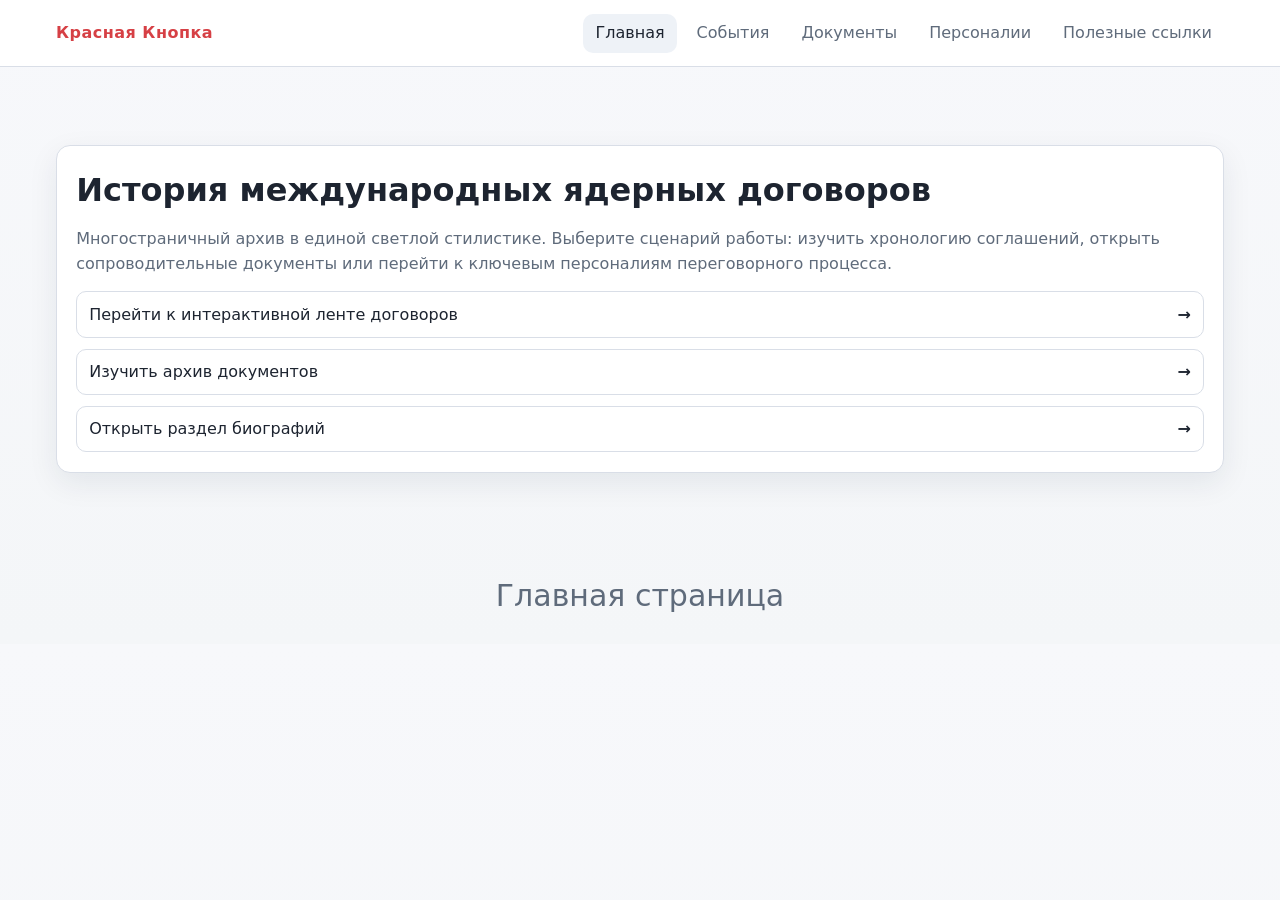
<file: index.html>
<!DOCTYPE html>
<html lang="ru">
<head>
  <meta charset="UTF-8" />
  <meta name="viewport" content="width=device-width, initial-scale=1.0" />
  <title>Архив ядерных договоров — Главная</title>
  <link rel="stylesheet" href="assets/styles.css" />
  <!-- Basic Icons -->
  <link href="https://cdn.boxicons.com/3.0.8/fonts/basic/boxicons.min.css" rel="stylesheet">
  <!-- Filled Icons -->
  <link href="https://cdn.boxicons.com/3.0.8/fonts/filled/boxicons-filled.min.css" rel="stylesheet">
  <!-- Brand Icons -->
<link href="https://cdn.boxicons.com/3.0.8/fonts/brands/boxicons-brands.min.css" rel="stylesheet">
</head>
<body>
  <header class="site-header">
    <div class="header-inner">
      <a class="brand" href="index.html">Красная Кнопка</a>
      <nav class="top-nav" aria-label="Основная навигация">
        <a class="active" href="index.html">Главная</a>
        <a href="archive.html">События</a>
        <a href="documents.html">Документы</a>
        <a href="people.html">Персоналии</a>
        <a href="links.html">Полезные ссылки</a>
      </nav>
    </div>
  </header>

  <main class="container">
    <section class="hero" aria-label="О проекте" style='margin-top: 5%;'>
      <article class="panel">
        <h1>История международных ядерных договоров</h1>
        <p>Многостраничный архив в единой светлой стилистике. Выберите сценарий работы: изучить хронологию соглашений, открыть сопроводительные документы или перейти к ключевым персоналиям переговорного процесса.</p>
        <div class="quick-links">
          <a href="archive.html"><span>Перейти к интерактивной ленте договоров</span><strong>→</strong></a>
          <a href="documents.html"><span>Изучить архив документов</span><strong>→</strong></a>
          <a href="people.html"><span>Открыть раздел биографий</span><strong>→</strong></a>
        </div>
      </article>
      <!-- <article class="panel stats" aria-label="Краткие показатели">
        <div class="item"><strong>11</strong> ключевых договоров от 1963 до 2010 года.</div>
        <div class="item"><strong>4</strong> тематических раздела: договоры, документы, карты, персоналии.</div>
        <div class="item"><strong>Единый UI</strong> — одинаковая сетка, карточки, акцентная типографика и навигация на всех страницах.</div>
      </article> -->
    </section>

    <!-- <section class="cards-3 block-spaced" aria-label="Разделы сайта">
      <article class="panel">
        <h2>Хронологический архив</h2>
        <p>Accordion-лента договоров с быстрым поиском, цветовой разметкой сущностей и навигацией по годам.</p>
      </article>
      <article class="panel">
        <h2>Исследовательский блок</h2>
        <p>Подборки аналитики, архивные материалы, карты и материалы по дипломатическому контексту холодной войны.</p>
      </article>
      <article class="panel">
        <h2>Биографический блок</h2>
        <p>Краткие профили руководителей и переговорщиков, повлиявших на режимы контроля вооружений.</p>
      </article>
    </section> -->
  </main>

  <footer style='font-size: 30px; text-align: center; margin-top: 5%;'>Главная страница <i class="bx bx-radiation"></i></footer>
</body>
</html>
</file>
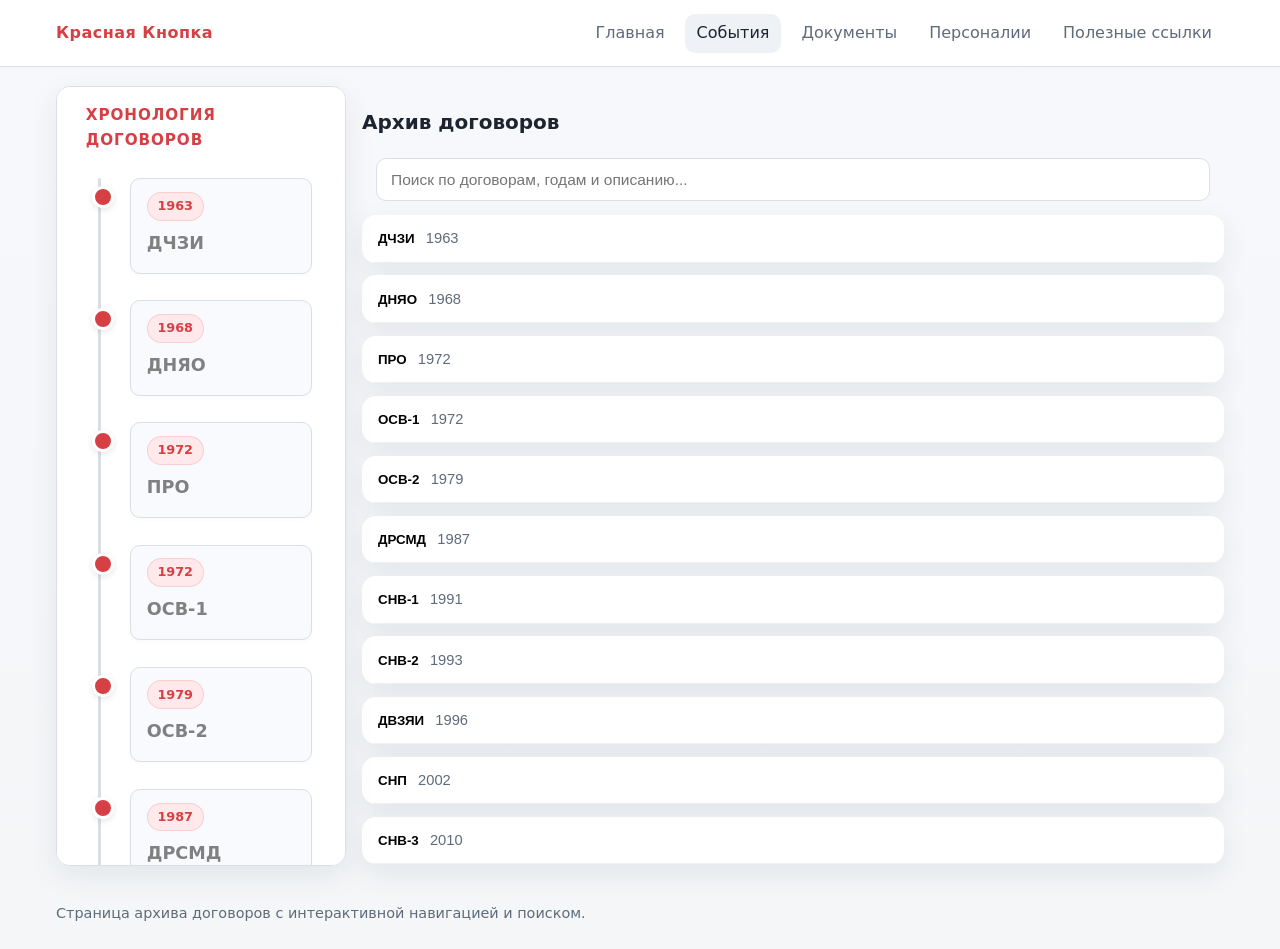
<file: archive.html>
<!DOCTYPE html>
<html lang="ru">
<head>
  <meta charset="UTF-8" />
  <meta name="viewport" content="width=device-width, initial-scale=1.0" />
  <title>Архив ядерных договоров — События</title>

  <!-- Basic Icons -->
  <link href="https://cdn.boxicons.com/3.0.8/fonts/basic/boxicons.min.css" rel="stylesheet">
  <!-- Filled Icons -->
  <link href="https://cdn.boxicons.com/3.0.8/fonts/filled/boxicons-filled.min.css" rel="stylesheet">
  <!-- Brand Icons -->
  <link href="https://cdn.boxicons.com/3.0.8/fonts/brands/boxicons-brands.min.css" rel="stylesheet">
  <link rel="stylesheet" href="assets/styles.css" />
  <style>
    /* === Стили для ленты времени (адаптация примера с CodePen) === */
    .timeline-pane {
      background: var(--surface);
      border: 1px solid var(--line);
      border-radius: var(--radius);
      box-shadow: var(--card-shadow);
      padding: 1rem 0.5rem;
      max-height: calc(100vh - 120px);
      overflow-y: auto;
      position: sticky;
      top: 76px;
    }

    .timeline-title {
      margin: 0 0 1rem 0;
      color: var(--accent);
      font-size: 0.95rem;
      text-transform: uppercase;
      letter-spacing: 0.06em;
      padding-left: 1rem;
    }

    /* вертикальная линия */
    .timeline {
      position: relative;
      max-width: 100%;
      margin: 0;
    }

    .timeline::after {
      content: '';
      position: absolute;
      width: 3px;
      background: var(--line);
      top: 10px;
      bottom: 10px;
      left: 30px;
      margin-left: -1.5px;
      border-radius: 2px;
    }

    /* контейнер для каждого события */
    .timeline-container {
      padding: 10px 20px 10px 60px;
      position: relative;
      background: transparent;
      width: 100%;
    }

    /* кружок-маркер на линии */
    .timeline-container::after {
      content: '';
      position: absolute;
      width: 16px;
      height: 16px;
      left: 22px;
      top: 18px;
      background: var(--accent);
      border: 3px solid var(--surface);
      border-radius: 50%;
      z-index: 1;
      transition: background 0.2s, transform 0.2s;
      box-shadow: 0 2px 6px rgba(0,0,0,0.1);
    }

    .timeline-container:hover::after {
      background: var(--text);
      transform: scale(1.2);
    }

    /* карточка события */
    .timeline-content {
      padding: 0.8rem 1rem;
      background: #f8fafd;
      border: 1px solid var(--line);
      border-radius: 10px;
      transition: transform 0.2s, box-shadow 0.2s;
      box-shadow: 0 2px 5px rgba(0,0,0,0.02);
    }

    .timeline-content h3 {
      margin: 0 0 0.2rem 0;
      font-size: 1.1rem;
      font-weight: 700;
      color: var(--text);
    }

    .timeline-content h3 a {
      text-decoration: none;
      color: inherit;
    }

    .timeline-content .year {
      display: inline-block;
      font-weight: 600;
      color: var(--accent);
      background: var(--accent-soft);
      padding: 0.2rem 0.6rem;
      border-radius: 20px;
      font-size: 0.8rem;
      margin-bottom: 0.5rem;
      border: 1px solid rgba(214, 64, 69, 0.15);
    }

    .timeline-content p {
      margin: 0;
      font-size: 0.9rem;
      color: var(--muted);
      line-height: 1.5;
    }

    /* убираем стандартные стили для списка */
    .timeline ul, .timeline li {
      all: unset;
      display: block;
    }

    /* адаптация для мобильных (левая колонка перестаёт быть sticky) */
    @media (max-width: 960px) {
      .timeline-pane {
        position: relative;
        top: 0;
        max-height: 340px;
        margin-bottom: 1rem;
      }
      .timeline::after {
        left: 30px;
      }
      .timeline-container {
        padding-left: 60px;
      }
    }

    /* дополнительно: плавный скролл к якорям */
    html {
      scroll-behavior: smooth;
    }
  </style>
</head>
<body>
  <header class="site-header">
    <div class="header-inner">
      <a class="brand" href="index.html">Красная Кнопка</a>
      <nav class="top-nav" aria-label="Основная навигация">
        <a href="index.html">Главная</a>
        <a class="active" href="archive.html">События</a>
        <a href="documents.html">Документы</a>
        <a href="people.html">Персоналии</a>
        <a href="links.html">Полезные ссылки</a>
      </nav>
    </div>
  </header>

  <main class="container layout-archive">
    <aside class="timeline-pane" aria-label="Лента времени">
      <h1 class="timeline-title">Хронология договоров</h1>
      <div class="timeline">

        <div class="timeline-container">
          <div class="timeline-content">
            <span class="year">1963</span>
            <h3 style="color: gray">ДЧЗИ</h3>
            <!-- <p>Запрет ядерных испытаний в атмосфере, космосе и под водой. Подписан Кеннеди и Хрущёвым.</p> -->
          </div>
        </div>
    
        <div class="timeline-container">
          <div class="timeline-content">
            <span class="year">1968</span>
            <h3 style="color: gray">ДНЯО</h3>
            <!-- <p>Договор о нераспространении ядерного оружия — основа режима нераспространения.</p> -->
          </div>
        </div>
  
        <div class="timeline-container">
          <div class="timeline-content">
            <span class="year">1972</span>
            <h3 style="color: gray">ПРО</h3>
            <!-- <p>Ограничение систем противоракетной обороны. Подписан Брежневым и Никсоном.</p> -->
          </div>
        </div>
      
        <div class="timeline-container">
          <div class="timeline-content">
            <span class="year">1972</span>
            <h3 style="color: gray">ОСВ-1</h3>
            <!-- <p>Первое соглашение об ограничении стратегических вооружений.</p> -->
          </div>
        </div>
      
        <div class="timeline-container">
          <div class="timeline-content">
            <span class="year">1979</span>
            <h3 style="color: gray">ОСВ-2</h3>
            <!-- <p>Количественные лимиты на носители и боезаряды. Подписан в Вене.</p> -->
          </div>
        </div>
      
        <div class="timeline-container">
          <div class="timeline-content">
            <span class="year">1987</span>
            <h3 style="color: gray">ДРСМД</h3>
            <!-- <p>Ликвидация ракет средней и меньшей дальности. Рейган и Горбачёв.</p> -->
          </div>
        </div>
      
        <div class="timeline-container">
          <div class="timeline-content">
            <span class="year">1991</span>
            <h3 style="color: gray">СНВ-1</h3>
            <!-- <p>Первое масштабное сокращение СНВ с инспекциями. Буш-ст. и Горбачёв.</p> -->
          </div>
        </div>
      
        <div class="timeline-container">
          <div class="timeline-content">
            <span class="year">1993</span>
            <h3 style="color: gray">СНВ-2</h3>
            <!-- <p>Дальнейшее сокращение. Подписан Ельциным и Бушем-ст.</p> -->
          </div>
        </div>
      
        <div class="timeline-container">
          <div class="timeline-content">
            <span class="year">1996</span>
            <h3 style="color: gray">ДВЗЯИ</h3>
            <!-- <p>Всеобъемлющий запрет ядерных испытаний, создание системы мониторинга.</p> -->
          </div>
        </div>
  
        <div class="timeline-container">
          <div class="timeline-content">
            <span class="year">2002</span>
            <h3 style="color: gray">СНП</h3>
            <!-- <p>Московский договор о сокращении стратегических наступательных потенциалов.</p> -->
          </div>
        </div>
      
        <div class="timeline-container">
          <div class="timeline-content">
            <span class="year">2010</span>
            <h3 style="color: gray">СНВ-3</h3>
            <!-- <p>Новый договор о сокращении СНВ. Подписан в Праге Обамой и Медведевым.</p> -->
          </div>
        </div>
      </div>
    </aside>

    <!-- Правая колонка (без изменений, кроме ссылок на персоналии) -->
    <section>
      <h3 style="font-size: 20px;">Архив договоров</h3>
      <div class="search-wrap" aria-label="Поиск по архиву">
        <input id="searchInput" type="search" placeholder="Поиск по договорам, годам и описанию..." />
      </div>

      <section class="accordion" id="archive" aria-label="Архив договоров">
        
        <div class="treaty-container">
          <!-- <p>Какой-то текст</p> -->
          <article class="treaty-card" id="t1963" data-color="red" data-search="1963 дчзи договор о запрещении испытаний">
            <button class="accordion-toggle" aria-expanded="false"><span class="meta"><strong>ДЧЗИ</strong><span class="year">1963</span></span><span class="arrow"><i class="bx bx-chevron-right-circle" style="color:#000000; font-size: 20px;"></i></span></button>
            <div class="accordion-content"><div class="content-inner">После переговоров между <a href="people.html#" class="person">Джоном Кеннеди</a> и <a href="people.html#khrushchev" class="person">Никитой Хрущёвым</a> был подписан договор о запрещении испытаний ядерного оружия в атмосфере, космосе и под водой. Полный текст: <a href="documents.html" class="treaty-text">ДЧЗИ</a>. Историческое значение: <a href="documents.html" class="treaty-history">снижение глобальной эскалации</a>.</div></div>
          </article>
        </div>
        
        <div class="div treaty-container">
          <article class="treaty-card" id="t1968" data-color="green" data-search="1968 дняо нераспространение ядерного оружия">
            <button class="accordion-toggle" aria-expanded="false"><span class="meta"><strong>ДНЯО</strong><span class="year">1968</span></span><span class="arrow"><i class="bx bx-chevron-right-circle" style="color:#000000; font-size: 20px;"></i></span></button>
            <div class="accordion-content"><div class="content-inner">Договор о нераспространении закрепил международную архитектуру контроля. В дискуссиях участвовали <a href="people.html" class="person">Андрей Громыко</a> и <a href="people.html" class="person">Уильям Фостер</a>. Полный текст: <a href="documents.html" class="treaty-text">ДНЯО</a>. Контекст: <a href="documents.html" class="treaty-history">период разрядки</a>.</div></div>
          </article>
        </div>

        <div class="div treaty-container">
          <article class="treaty-card" id="t1972-abm" data-color="blue" data-search="1972 про противоракетной обороне">
            <button class="accordion-toggle" aria-expanded="false"><span class="meta"><strong>ПРО</strong><span class="year">1972</span></span><span class="arrow"><i class="bx bx-chevron-right-circle" style="color:#000000; font-size: 20px;"></i></span></button>
            <div class="accordion-content"><div class="content-inner">Соглашение по ПРО ограничивало национальные системы противоракетной обороны. Подписали <a href="people.html" class="person">Ричард Никсон</a> и <a href="people.html" class="person">Леонид Брежнев</a>. Полный текст: <a href="documents.html" class="treaty-text">Договор по ПРО</a>. История: <a href="documents.html" class="treaty-history">московские переговоры 1972 года</a>.</div></div>
          </article>
        </div>

        <div class="div treaty-container">
          <article class="treaty-card" id="t1972-salt1" data-color="purple" data-search="1972 осв-1 ограничение стратегических вооружений">
            <button class="accordion-toggle" aria-expanded="false"><span class="meta"><strong>ОСВ-1</strong><span class="year">1972</span></span><span class="arrow"><i class="bx bx-chevron-right-circle" style="color:#000000; font-size: 20px;"></i></span></button>
            <div class="accordion-content"><div class="content-inner">ОСВ-1 стал первым масштабным шагом к ограничению стратегических наступательных вооружений. Ключевые фигуры: <a href="people.html" class="person">Генри Киссинджер</a> и <a href="people.html" class="person">Анатолий Добрынин</a>. Полный текст: <a href="documents.html" class="treaty-text">Временное соглашение ОСВ-1</a>. Историческое упоминание: <a href="documents.html" class="treaty-history">начало стратегического диалога</a>.</div></div>
          </article>
        </div>

        <div class="div treaty-container">
          <article class="treaty-card" id="t1979" data-color="red" data-search="1979 осв-2 вена">
            <button class="accordion-toggle" aria-expanded="false"><span class="meta"><strong>ОСВ-2</strong><span class="year">1979</span></span><span class="arrow"><i class="bx bx-chevron-right-circle" style="color:#000000; font-size: 20px;"></i></span></button>
            <div class="accordion-content"><div class="content-inner">ОСВ-2 зафиксировал количественные лимиты на носители и боезаряды. Подписанты: <a href="people.html" class="person">Джимми Картер</a> и <a href="people.html" class="person">Леонид Брежнев</a>. Полный текст: <a href="documents.html" class="treaty-text">ОСВ-2</a>. История: <a href="documents.html" class="treaty-history">Венский саммит</a>.</div></div>
          </article>
        </div>

        <div class="div treaty-container">
          <article class="treaty-card" id="t1987" data-color="green" data-search="1987 дрсмд ракеты средней и малой дальности">
            <button class="accordion-toggle" aria-expanded="false"><span class="meta"><strong>ДРСМД</strong><span class="year">1987</span></span><span class="arrow"><i class="bx bx-chevron-right-circle" style="color:#000000; font-size: 20px;"></i></span></button>
            <div class="accordion-content"><div class="content-inner">ДРСМД впервые полностью ликвидировал целый класс ракет. Центральные фигуры: <a href="people.html#reagan" class="person">Рональд Рейган</a> и <a href="people.html#gorbachev" class="person">Михаил Горбачёв</a>. Полный текст: <a href="documents.html" class="treaty-text">ДРСМД</a>. Исторический контекст: <a href="documents.html" class="treaty-history">поздняя разрядка</a>.</div></div>
          </article>
        </div>

        <div class="div treaty-container">
          <article class="treaty-card" id="t1991" data-color="blue" data-search="1991 снв-1 сокращение стратегических вооружений">
            <button class="accordion-toggle" aria-expanded="false"><span class="meta"><strong>СНВ-1</strong><span class="year">1991</span></span><span class="arrow"><i class="bx bx-chevron-right-circle" style="color:#000000; font-size: 20px;"></i></span></button>
            <div class="accordion-content"><div class="content-inner">СНВ-1 ввёл детальные процедуры инспекций и проверки сокращений. Подписали <a href="people.html#bush-sr" class="person">Джордж Буш-старший</a> и <a href="people.html#gorbachev" class="person">Михаил Горбачёв</a>. Полный текст: <a href="documents.html" class="treaty-text">СНВ-1</a>. Историческое упоминание: <a href="documents.html" class="treaty-history">переходный период после холодной войны</a>.</div></div>
          </article>
        </div>

        <div class="div treaty-container">
          <article class="treaty-card" id="t1993" data-color="purple" data-search="1993 снв-2">
            <button class="accordion-toggle" aria-expanded="false"><span class="meta"><strong>СНВ-2</strong><span class="year">1993</span></span><span class="arrow"><i class="bx bx-chevron-right-circle" style="color:#000000; font-size: 20px;"></i></span></button>
            <div class="accordion-content"><div class="content-inner">СНВ-2 продолжил сокращение стратегических наступательных систем. Центральные политики: <a href="people.html" class="person">Борис Ельцин</a> и <a href="people.html#bush-sr" class="person">Джордж Буш-старший</a>. Полный текст: <a href="documents.html" class="treaty-text">СНВ-2</a>. Исторический контекст: <a href="documents.html" class="treaty-history">сложная ратификация в 1990-е</a>.</div></div>
          </article>
        </div>

        <div class="div treaty-container">
          <article class="treaty-card" id="t1996" data-color="red" data-search="1996 двзяи всеобъемлющий запрет испытаний">
            <button class="accordion-toggle" aria-expanded="false"><span class="meta"><strong>ДВЗЯИ</strong><span class="year">1996</span></span><span class="arrow"><i class="bx bx-chevron-right-circle" style="color:#000000; font-size: 20px;"></i></span></button>
            <div class="accordion-content"><div class="content-inner">ДВЗЯИ запретил ядерные испытания во всех средах и усилил режим международного мониторинга. Участники: <a href="people.html" class="person">Бутрос Бутрос-Гали</a> и <a href="people.html" class="person">делегации ООН</a>. Полный текст: <a href="documents.html" class="treaty-text">ДВЗЯИ</a>. История: <a href="documents.html" class="treaty-history">резолюция Генассамблеи</a>.</div></div>
          </article>
        </div>

        <div class="div treaty-container">
          <article class="treaty-card" id="t2002" data-color="green" data-search="2002 снп московский договор">
            <button class="accordion-toggle" aria-expanded="false"><span class="meta"><strong>СНП</strong><span class="year">2002</span></span><span class="arrow"><i class="bx bx-chevron-right-circle" style="color:#000000; font-size: 20px;"></i></span></button>
            <div class="accordion-content"><div class="content-inner">СНП (Московский договор) зафиксировал новые уровни сокращения развёрнутых боезарядов. Подписан <a href="people.html" class="person">Владимиром Путиным</a> и <a href="people.html" class="person">Джорджем Бушем-младшим</a>. Полный текст: <a href="documents.html" class="treaty-text">СНП</a>. История: <a href="documents.html" class="treaty-history">новый этап отношений после 2001 года</a>.</div></div>
          </article>
        </div>

        <div class="div treaty-container">
          <article class="treaty-card" id="t2010" data-color="blue" data-search="2010 снв-3 прага">
            <button class="accordion-toggle" aria-expanded="false"><span class="meta"><strong>СНВ-3</strong><span class="year">2010</span></span><span class="arrow"><i class="bx bx-chevron-right-circle" style="color:#000000; font-size: 20px;"></i></span></button>
            <div class="accordion-content"><div class="content-inner">СНВ-3 обновил систему ограничений и проверок стратегических вооружений XXI века. Подписанты: <a href="people.html#obama" class="person">Барак Обама</a> и <a href="people.html" class="person">Дмитрий Медведев</a>. Полный текст: <a href="documents.html" class="treaty-text">Новый СНВ</a>. История: <a href="documents.html" class="treaty-history">Пражский саммит</a>.</div></div>
          </article>
        </div>

      </section>

      <!-- <section class="extras-grid" aria-label="Дополнительный контент">
        <article><strong>Статьи</strong><br />Материалы по эволюции стратегической стабильности и дипломатии.</article>
        <article><strong>Карты холодной войны</strong><br />Геополитические зоны влияния, маршруты ракет и системы базирования.</article>
        <article><strong>Архивные документы</strong><br />Меморандумы, протоколы встреч и дипломатическая переписка.</article>
        <article><strong>Биографии политиков</strong><br />Краткие досье лидеров и переговорщиков эпохи контроля вооружений.</article>
      </section>
    </section> -->
  </main>

  <footer>Страница архива договоров с интерактивной навигацией и поиском.</footer>
  <script src="assets/app.js"></script>
</body>
</html>
</file>
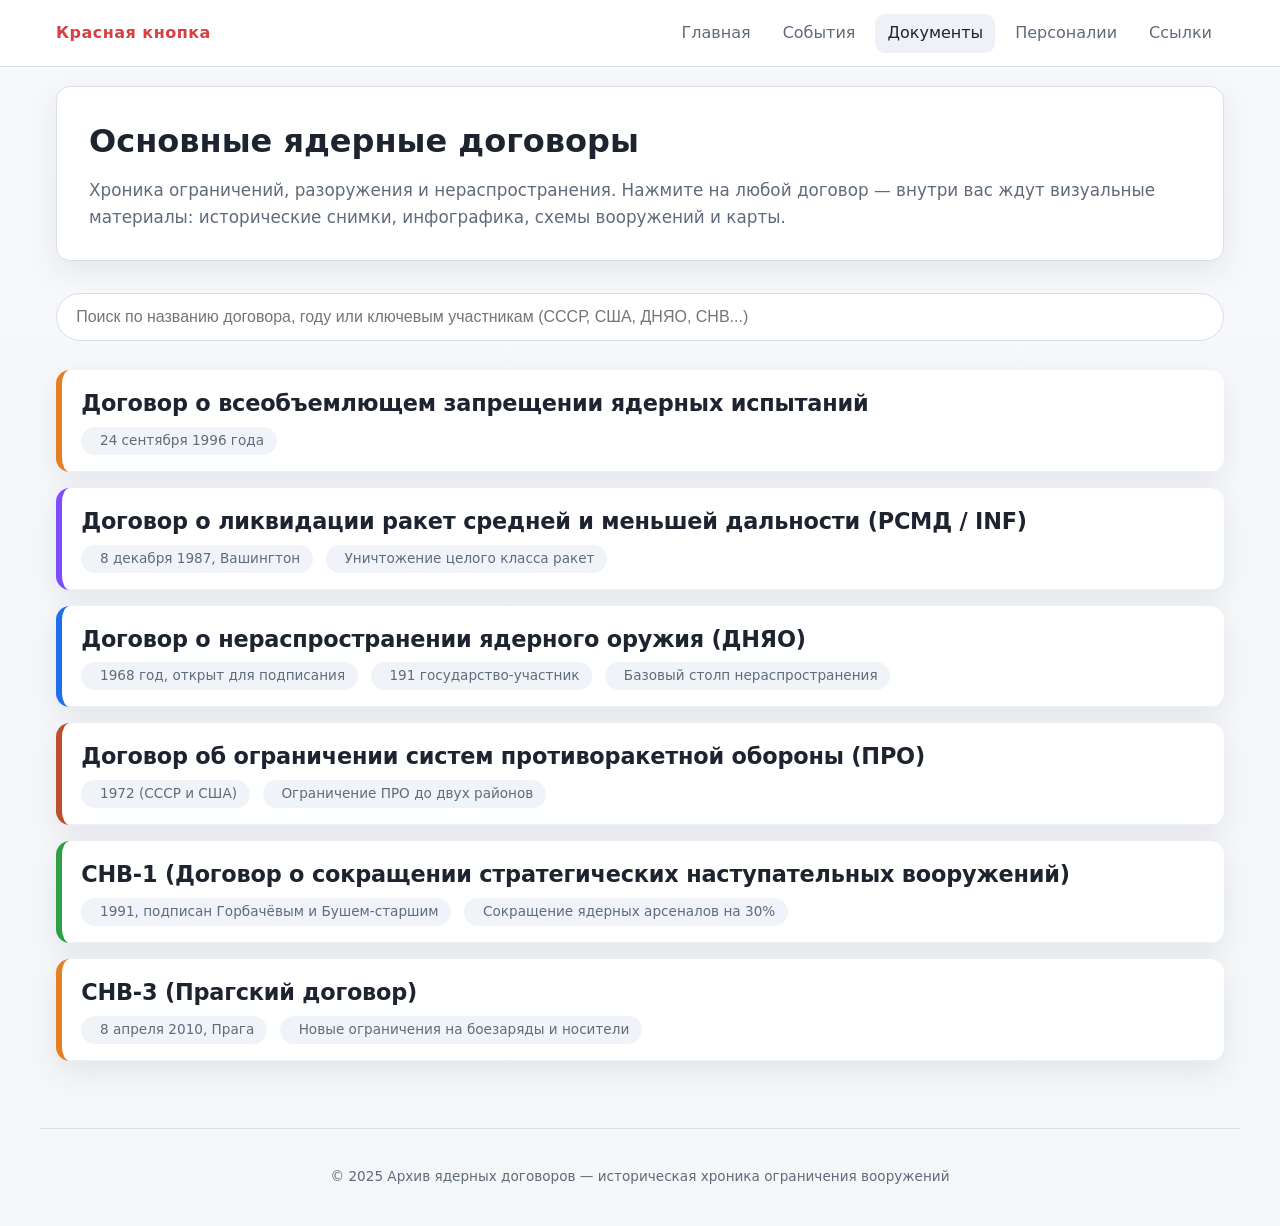
<file: documents.html>
<!DOCTYPE html>
<html lang="ru">
<head>
  <meta charset="UTF-8" />
  <meta name="viewport" content="width=device-width, initial-scale=1.0" />
  <title>Архив ядерных договоров — Документы</title>

  <!-- Boxicons -->
  <link href="https://cdn.boxicons.com/3.0.8/fonts/basic/boxicons.min.css" rel="stylesheet">
  <link href="https://cdn.boxicons.com/3.0.8/fonts/filled/boxicons-filled.min.css" rel="stylesheet">
  <link href="https://cdn.boxicons.com/3.0.8/fonts/brands/boxicons-brands.min.css" rel="stylesheet">
  
  <style>
    /* === Основные стили (из предоставленного блока) === */
    :root {
      --bg: #f4f6f8;
      --bg-soft: #ffffff;
      --surface: #ffffff;
      --text: #1d2430;
      --muted: #5f6b7b;
      --line: #d9dee7;
      --accent: #d64045;
      --accent-soft: #ffe9ea;
      --green: #2f9e44;
      --green-soft: #e8f7ec;
      --blue: #1f6feb;
      --blue-soft: #e9f1ff;
      --purple: #7c4dff;
      --purple-soft: #f0eaff;
      --card-shadow: 0 10px 30px rgba(19, 35, 64, 0.08);
      --radius: 14px;
      --transition: 0.3s ease;
    }

    * { box-sizing: border-box; }

    html, body { margin: 0; padding: 0; }

    body {
      font-family: "Inter", "Segoe UI", system-ui, -apple-system, sans-serif;
      background: linear-gradient(180deg, #f7f8fb 0%, var(--bg) 100%);
      color: var(--text);
      line-height: 1.6;
    }

    a { color: inherit; }

    .site-header {
      position: sticky;
      top: 0;
      z-index: 10;
      background: rgba(255, 255, 255, 0.92);
      backdrop-filter: blur(8px);
      border-bottom: 1px solid var(--line);
    }

    .header-inner {
      max-width: 1200px;
      margin: 0 auto;
      padding: 0.85rem 1rem;
      display: flex;
      justify-content: space-between;
      align-items: center;
      gap: 1rem;
    }

    .brand {
      font-weight: 700;
      color: var(--accent);
      letter-spacing: 0.03em;
      text-decoration: none;
    }

    .top-nav {
      display: flex;
      gap: 0.5rem;
      flex-wrap: wrap;
    }

    .top-nav a {
      text-decoration: none;
      color: var(--muted);
      padding: 0.42rem 0.75rem;
      border-radius: 10px;
      transition: background-color var(--transition), color var(--transition);
    }

    .top-nav a.active,
    .top-nav a:hover,
    .top-nav a:focus-visible {
      color: var(--text);
      background: #eef2f7;
      outline: none;
    }

    .container {
      max-width: 1200px;
      margin: 0 auto;
      padding: 1.2rem 1rem 2.2rem;
    }

    /* hero-panel адаптирован под класс .hero из стилей */
    .hero {
      background: var(--surface);
      border: 1px solid var(--line);
      border-radius: var(--radius);
      box-shadow: var(--card-shadow);
      padding: 1.8rem 2rem;
      margin-bottom: 2rem;
    }

    .hero h1 {
      margin: 0 0 0.6rem;
      font-size: clamp(1.5rem, 2.5vw, 2.3rem);
      font-weight: 700;
    }
    .hero p {
      margin: 0;
      color: var(--muted);
      font-size: 1.05rem;
    }

    .search-wrap {
      margin-bottom: 1.8rem;
    }
    .search-wrap input {
      width: 100%;
      border: 1px solid var(--line);
      border-radius: 60px;
      padding: 0.9rem 1.2rem;
      font-size: 1rem;
      background: white;
      transition: all 0.2s;
    }
    .search-wrap input:focus {
      outline: none;
      border-color: var(--accent);
      box-shadow: 0 0 0 3px rgba(214, 64, 69, 0.1);
    }

    .treaties-list {
      display: flex;
      flex-direction: column;
      gap: 1rem;
    }

    .treaty-card {
      background: var(--surface);
      border-radius: var(--radius);
      box-shadow: var(--card-shadow);
      overflow: hidden;
      transition: transform var(--transition), box-shadow var(--transition);
      border-left: 6px solid;
    }

    .treaty-card:hover {
      transform: translateY(-2px);
      box-shadow: 0 15px 35px rgba(0, 0, 0, 0.1);
    }

    /* Цветовые акценты */
    .treaty-card[data-color="blue"] { border-left-color: var(--blue); }
    .treaty-card[data-color="red"] { border-left-color: #bc4e2c; }
    .treaty-card[data-color="green"] { border-left-color: var(--green); }
    .treaty-card[data-color="purple"] { border-left-color: var(--purple); }
    .treaty-card[data-color="amber"] { border-left-color: #e67e22; }

    .accordion-toggle {
      background: transparent;
      border: none;
      width: 100%;
      text-align: left;
      padding: 1rem 1.2rem;
      display: flex;
      justify-content: space-between;
      align-items: center;
      cursor: pointer;
      font: inherit;
    }

    .treaty-summary {
      flex: 1;
    }

    .treaty-name {
      font-size: 1.4rem;
      font-weight: 700;
      color: var(--text);
      letter-spacing: -0.2px;
      margin-bottom: 0.25rem;
    }

    .treaty-meta {
      display: flex;
      flex-wrap: wrap;
      gap: 0.8rem;
      margin-top: 0.3rem;
    }

    .treaty-meta span {
      background: #f0f4f9;
      padding: 0.2rem 0.8rem;
      border-radius: 40px;
      font-size: 0.85rem;
      display: inline-flex;
      align-items: center;
      gap: 6px;
      color: var(--muted);
    }

    .arrow {
      color: var(--muted);
      transition: transform var(--transition), color var(--transition);
      font-size: 1.8rem;
      display: flex;
      align-items: center;
    }

    .treaty-card.active .arrow {
      transform: rotate(90deg);
      color: var(--accent);
    }

    .accordion-content {
      max-height: 0;
      overflow: hidden;
      border-top: 1px solid #edf1f6;
      transition: max-height 0.4s cubic-bezier(0.33, 1, 0.68, 1);
    }

    .treaty-card.active .accordion-content {
      max-height: 800px;
    }

    /* === Дополнительные стили для визуальной галереи === */
    .visual-gallery {
      display: flex;
      flex-wrap: wrap;
      gap: 1.8rem;
      justify-content: center;
      align-items: center;
      padding: 1.8rem;
      background: #fefefe;
    }

    .vis-card {
      background: #f9fcff;
      border-radius: 24px;
      padding: 0.9rem;
      box-shadow: 0 8px 18px rgba(0, 0, 0, 0.05);
      text-align: center;
      width: 280px;
      transition: all 0.2s;
      border: 1px solid #e2edf2;
    }

    .vis-card img {
      max-width: 100%;
      height: auto;
      border-radius: 18px;
      background: #f2f6f9;
      display: block;
      margin-bottom: 0.7rem;
    }

    .vis-caption {
      font-size: 0.8rem;
      font-weight: 500;
      color: #2a6b8f;
      background: #eef3fa;
      display: inline-block;
      padding: 0.2rem 1rem;
      border-radius: 30px;
    }

    .treaty-svg-illus {
      width: 100%;
      background: #eef2f7;
      border-radius: 20px;
      padding: 0.5rem;
    }

    footer {
      max-width: 1200px;
      margin: 0 auto;
      padding: 1.5rem 1rem;
      color: var(--muted);
      font-size: 0.85rem;
      text-align: center;
      border-top: 1px solid var(--line);
      margin-top: 2rem;
    }

    @media (max-width: 680px) {
      .visual-gallery {
        flex-direction: column;
      }
      .accordion-toggle {
        flex-direction: column;
        text-align: center;
        gap: 0.6rem;
      }
      .treaty-name {
        font-size: 1.2rem;
      }
      .arrow {
        align-self: center;
      }
      .hero {
        padding: 1.2rem;
      }
    }
  </style>
</head>
<body>
  <header class="site-header">
    <div class="header-inner">
      <a class="brand" href="index.html">Красная кнопка</a>
      <nav class="top-nav" aria-label="Основная навигация">
        <a href="index.html">Главная</a>
        <a href="archive.html">События</a>
        <a class="active" href="documents.html">Документы</a>
        <a  href="people.html">Персоналии</a>
        <a href="links.html">Ссылки</a>
      </nav>
    </div>
  </header>

  <main class="container">
    <div class="hero">
      <h1>Основные ядерные договоры</h1>
      <p>Хроника ограничений, разоружения и нераспространения. Нажмите на любой договор — внутри вас ждут визуальные материалы: исторические снимки, инфографика, схемы вооружений и карты.</p>
    </div>

    <div class="search-wrap">
      <input type="text" id="treaty-search" placeholder="Поиск по названию договора, году или ключевым участникам (СССР, США, ДНЯО, СНВ...)" />
    </div>

    <section class="treaties-list" id="treatiesContainer">
      <!-- Договор о нераспространении ядерного оружия (ДНЯО) -->
      <article class="treaty-card" data-color="blue" data-treaty='{"name":"ДНЯО","year":"1968"}'>
        <div class="accordion-toggle">
          <div class="treaty-summary">
            <div class="treaty-name">Договор о нераспространении ядерного оружия (ДНЯО)</div>
            <div class="treaty-meta">
              <span><i class='bx bx-calendar'></i> 1968 год, открыт для подписания</span>
              <span><i class='bx bx-globe'></i> 191 государство-участник</span>
              <span><i class='bx bx-shield'></i> Базовый столп нераспространения</span>
            </div>
          </div>
          <span class="arrow"><i class='bx bx-chevron-right-circle'></i></span>
        </div>
        <div class="accordion-content">
          <div class="visual-gallery">
            <div class="vis-card">
              <img src="assets/text-images/дняо/1.jpg">
            </div>
            <div class="vis-card">
              <img src="assets/text-images/дняо/2.jpg">
            </div>
            <div class="vis-card">
              <img src="assets/text-images/дняо/3.jpg">
            </div>
          </div>
        </div>
      </article>

      <!-- Договор об ограничении систем ПРО (1972) -->
      <article class="treaty-card" data-color="red" data-treaty='{"name":"Договор ПРО","year":"1972"}'>
        <div class="accordion-toggle">
          <div class="treaty-summary">
            <div class="treaty-name">Договор об ограничении систем противоракетной обороны (ПРО)</div>
            <div class="treaty-meta">
              <span><i class='bx bx-calendar'></i> 1972 (СССР и США)</span>
              <span><i class='bx bx-target-lock'></i> Ограничение ПРО до двух районов</span>
            </div>
          </div>
          <span class="arrow"><i class='bx bx-chevron-right-circle'></i></span>
        </div>
        <div class="accordion-content">
          <div class="visual-gallery">
            <div class="vis-card">
              <img src="assets/text-images/про/1.jpg">
            </div>
            <div class="vis-card">
              <img src=assets/text-images/про/2.jpg>
            </div>
            <div class="vis-card">
              <img src="assets/text-images/про/3.jpg">
            </div>
          </div>
        </div>
      </article>

      <!-- Договор СНВ-1 (1991) -->
      <article class="treaty-card" data-color="green" data-treaty='{"name":"СНВ-1","year":"1991"}'>
        <div class="accordion-toggle">
          <div class="treaty-summary">
            <div class="treaty-name">СНВ-1 (Договор о сокращении стратегических наступательных вооружений)</div>
            <div class="treaty-meta">
              <span><i class='bx bx-calendar'></i> 1991, подписан Горбачёвым и Бушем-старшим</span>
              <span><i class='bx bx-rocket'></i> Сокращение ядерных арсеналов на 30%</span>
            </div>
          </div>
          <span class="arrow"><i class='bx bx-chevron-right-circle'></i></span>
        </div>
        <div class="accordion-content">
          <div class="visual-gallery">
            <div class="vis-card">
              <img src="assets/text-images/снв_1/1.jpg">
            </div>
            <div class="vis-card">
              <img src="assets/text-images/снв_1/2.jpg">
            </div>
            <div class="vis-card">
              <img src="assets/text-images/снв_1/3.jpg">
            </div>
          </div>
        </div>
      </article>

      <!-- Договор о ликвидации ракет средней и меньшей дальности (РСМД) 1987 -->
      <article class="treaty-card" data-color="purple" data-treaty='{"name":"ДРСМД","year":"1987"}'>
        <div class="accordion-toggle">
          <div class="treaty-summary">
            <div class="treaty-name">Договор о ликвидации ракет средней и меньшей дальности (РСМД / INF)</div>
            <div class="treaty-meta">
              <span><i class='bx bx-calendar'></i> 8 декабря 1987, Вашингтон</span>
              <span><i class='bx bx-trash'></i> Уничтожение целого класса ракет</span>
            </div>
          </div>
          <span class="arrow"><i class='bx bx-chevron-right-circle'></i></span>
        </div>
        <div class="accordion-content">
          <div class="visual-gallery">
            <div class="vis-card">
              <img src="assets/text-images/рсмд/1.jpg">
            </div>
            <div class="vis-card">
              <img src="assets/text-images/рсмд/1.jpg">
            </div>
            <div class="vis-card">
              <img src="assets/text-images/рсмд/3.jpg">
            </div>
          </div>
        </div>
      </article>

      <!-- Договор СНВ-3 (2010) -->
      <article class="treaty-card" data-color="amber" data-treaty='{"name":"СНВ-3","year":"2010"}'>
        <div class="accordion-toggle">
          <div class="treaty-summary">
            <div class="treaty-name">СНВ-3 (Прагский договор)</div>
            <div class="treaty-meta">
              <span><i class='bx bx-calendar'></i> 8 апреля 2010, Прага</span>
              <span><i class='bx bx-line-chart'></i> Новые ограничения на боезаряды и носители</span>
            </div>
          </div>
          <span class="arrow"><i class='bx bx-chevron-right-circle'></i></span>
        </div>
        <div class="accordion-content">
          <div class="visual-gallery">
            <div class="vis-card">
              <img src="assets/text-images/снв_3/1.jpg">
            </div>
            <div class="vis-card">
              <img src="assets/text-images/снв_3/2.jpg">
            </div>
            <div class="vis-card">
              <img src="assets/text-images/снв_3/3.jpg">
            </div>
          </div>
        </div>
      </article>


      <!-- <article class="treaty-card" data-color="amber" data-treaty='{"name":"СНВ-3","year":"2010"}'>
        <div class="accordion-toggle">
          <div class="treaty-summary">
            <div class="treaty-name">СНВ-3 (Прагский договор)</div>
            <div class="treaty-meta">
              <span><i class='bx bx-calendar'></i> 8 апреля 2010, Прага</span>
              <span><i class='bx bx-line-chart'></i> Новые ограничения на боезаряды и носители</span>
            </div>
          </div>
          <span class="arrow"><i class='bx bx-chevron-right-circle'></i></span>
        </div>
        <div class="accordion-content">
          <div class="visual-gallery">
            <div class="vis-card">
              <img src="data:image/svg+xml,%3Csvg xmlns='http://www.w3.org/2000/svg' viewBox='0 0 400 240'%3E%3Crect width='400' height='240' fill='%23bf6f00'/%3E%3Ctext x='50%25' y='40%25' font-size='18' fill='white' text-anchor='middle'%3E🌍 Подписание СНВ-3%3C/text%3E%3Ctext x='50%25' y='65%25' font-size='12' fill='%23fff0c0' text-anchor='middle'%3EПрезиденты Медведев и Обама%3C/text%3E%3C/svg%3E" alt="Медведев Обама СНВ-3">
              <div class="vis-caption">Дмитрий Медведев и Барак Обама, 2010 г.</div>
            </div>
            <div class="vis-card">
              <img src="data:image/svg+xml,%3Csvg xmlns='http://www.w3.org/2000/svg' viewBox='0 0 400 240'%3E%3Crect width='400' height='240' fill='%23367282'/%3E%3Ctext x='50%25' y='40%25' font-size='18' fill='white' text-anchor='middle'%3E📊 Лимиты СНВ-3%3C/text%3E%3Ctext x='50%25' y='65%25' font-size='12' fill='%23ffd966' text-anchor='middle'%3E1550 боезарядов, 700 носителей%3C/text%3E%3C/svg%3E" alt="Инфографика СНВ-3">
              <div class="vis-caption">Визуализация новых потолков вооружений</div>
            </div>
          </div>
        </div>
      </article> -->

      <article class="treaty-card" data-color="amber" data-treaty='{"name":"ДЗЯО","year":"2010"}'>
        <div class="accordion-toggle">
          <div class="treaty-summary">
            <div class="treaty-name">Договор о всеобъемлющем запрещении ядерных испытаний</div>
            <div class="treaty-meta">
              <span><i class='bx bx-calendar'></i>24 сентября 1996 года</span>
            </div>
          </div>
          <span class="arrow"><i class='bx bx-chevron-right-circle'></i></span>
        </div>
        <div class="accordion-content">
          <div class="visual-gallery">
            <div class="vis-card">
              <img src="assets/text-images/дзяо/1.jpg">
            </div>
            <div class="vis-card">
              <img src="assets/text-images/дзяо/2.jpg">
            </div>
            <div class="vis-card">
              <img src="assets/text-images/дзяо/3.jpg">
            </div>
          </div>
        </div>
      </article>
      <!-- Договор СНВ-3 (2010) -->
      <!-- <article class="treaty-card" data-color="amber" data-treaty='{"name":"СНВ-3","year":"2010"}'>
        <div class="accordion-toggle">
          <div class="treaty-summary">
            <div class="treaty-name">СНВ-3 (Прагский договор)</div>
            <div class="treaty-meta">
              <span><i class='bx bx-calendar'></i> 8 апреля 2010, Прага</span>
              <span><i class='bx bx-line-chart'></i> Новые ограничения на боезаряды и носители</span>
            </div>
          </div>
          <span class="arrow"><i class='bx bx-chevron-right-circle'></i></span>
        </div>
        <div class="accordion-content">
          <div class="visual-gallery">
            <div class="vis-card">
              <img src="data:image/svg+xml,%3Csvg xmlns='http://www.w3.org/2000/svg' viewBox='0 0 400 240'%3E%3Crect width='400' height='240' fill='%23bf6f00'/%3E%3Ctext x='50%25' y='40%25' font-size='18' fill='white' text-anchor='middle'%3E🌍 Подписание СНВ-3%3C/text%3E%3Ctext x='50%25' y='65%25' font-size='12' fill='%23fff0c0' text-anchor='middle'%3EПрезиденты Медведев и Обама%3C/text%3E%3C/svg%3E" alt="Медведев Обама СНВ-3">
              <div class="vis-caption">Дмитрий Медведев и Барак Обама, 2010 г.</div>
            </div>
            <div class="vis-card">
              <img src="data:image/svg+xml,%3Csvg xmlns='http://www.w3.org/2000/svg' viewBox='0 0 400 240'%3E%3Crect width='400' height='240' fill='%23367282'/%3E%3Ctext x='50%25' y='40%25' font-size='18' fill='white' text-anchor='middle'%3E📊 Лимиты СНВ-3%3C/text%3E%3Ctext x='50%25' y='65%25' font-size='12' fill='%23ffd966' text-anchor='middle'%3E1550 боезарядов, 700 носителей%3C/text%3E%3C/svg%3E" alt="Инфографика СНВ-3">
              <div class="vis-caption">Визуализация новых потолков вооружений</div>
            </div>
          </div>
        </div>
      </article> -->
      <!-- Договор СНВ-3 (2010) -->
      <!-- <article class="treaty-card" data-color="amber" data-treaty='{"name":"СНВ-3","year":"2010"}'>
        <div class="accordion-toggle">
          <div class="treaty-summary">
            <div class="treaty-name">СНВ-3 (Прагский договор)</div>
            <div class="treaty-meta">
              <span><i class='bx bx-calendar'></i> 8 апреля 2010, Прага</span>
              <span><i class='bx bx-line-chart'></i> Новые ограничения на боезаряды и носители</span>
            </div>
          </div>
          <span class="arrow"><i class='bx bx-chevron-right-circle'></i></span>
        </div>
        <div class="accordion-content">
          <div class="visual-gallery">
            <div class="vis-card">
              <img src="data:image/svg+xml,%3Csvg xmlns='http://www.w3.org/2000/svg' viewBox='0 0 400 240'%3E%3Crect width='400' height='240' fill='%23bf6f00'/%3E%3Ctext x='50%25' y='40%25' font-size='18' fill='white' text-anchor='middle'%3E🌍 Подписание СНВ-3%3C/text%3E%3Ctext x='50%25' y='65%25' font-size='12' fill='%23fff0c0' text-anchor='middle'%3EПрезиденты Медведев и Обама%3C/text%3E%3C/svg%3E" alt="Медведев Обама СНВ-3">
              <div class="vis-caption">Дмитрий Медведев и Барак Обама, 2010 г.</div>
            </div>
            <div class="vis-card">
              <img src="data:image/svg+xml,%3Csvg xmlns='http://www.w3.org/2000/svg' viewBox='0 0 400 240'%3E%3Crect width='400' height='240' fill='%23367282'/%3E%3Ctext x='50%25' y='40%25' font-size='18' fill='white' text-anchor='middle'%3E📊 Лимиты СНВ-3%3C/text%3E%3Ctext x='50%25' y='65%25' font-size='12' fill='%23ffd966' text-anchor='middle'%3E1550 боезарядов, 700 носителей%3C/text%3E%3C/svg%3E" alt="Инфографика СНВ-3">
              <div class="vis-caption">Визуализация новых потолков вооружений</div>
            </div>
          </div>
        </div>
      </article> -->
      <!-- Договор СНВ-3 (2010) -->
      <!-- <article class="treaty-card" data-color="amber" data-treaty='{"name":"СНВ-3","year":"2010"}'>
        <div class="accordion-toggle">
          <div class="treaty-summary">
            <div class="treaty-name">СНВ-3 (Прагский договор)</div>
            <div class="treaty-meta">
              <span><i class='bx bx-calendar'></i> 8 апреля 2010, Прага</span>
              <span><i class='bx bx-line-chart'></i> Новые ограничения на боезаряды и носители</span>
            </div>
          </div>
          <span class="arrow"><i class='bx bx-chevron-right-circle'></i></span>
        </div>
        <div class="accordion-content">
          <div class="visual-gallery">
            <div class="vis-card">
              <img src="data:image/svg+xml,%3Csvg xmlns='http://www.w3.org/2000/svg' viewBox='0 0 400 240'%3E%3Crect width='400' height='240' fill='%23bf6f00'/%3E%3Ctext x='50%25' y='40%25' font-size='18' fill='white' text-anchor='middle'%3E🌍 Подписание СНВ-3%3C/text%3E%3Ctext x='50%25' y='65%25' font-size='12' fill='%23fff0c0' text-anchor='middle'%3EПрезиденты Медведев и Обама%3C/text%3E%3C/svg%3E" alt="Медведев Обама СНВ-3">
              <div class="vis-caption">Дмитрий Медведев и Барак Обама, 2010 г.</div>
            </div>
            <div class="vis-card">
              <img src="data:image/svg+xml,%3Csvg xmlns='http://www.w3.org/2000/svg' viewBox='0 0 400 240'%3E%3Crect width='400' height='240' fill='%23367282'/%3E%3Ctext x='50%25' y='40%25' font-size='18' fill='white' text-anchor='middle'%3E📊 Лимиты СНВ-3%3C/text%3E%3Ctext x='50%25' y='65%25' font-size='12' fill='%23ffd966' text-anchor='middle'%3E1550 боезарядов, 700 носителей%3C/text%3E%3C/svg%3E" alt="Инфографика СНВ-3">
              <div class="vis-caption">Визуализация новых потолков вооружений</div>
            </div>
          </div>
        </div>
      </article> -->
    </section>
  </main>

  <footer>
    <p>© 2025 Архив ядерных договоров — историческая хроника ограничения вооружений</p>
  </footer>

  <script>
    (function() {
      // Аккордеон
      document.querySelectorAll('.treaty-card .accordion-toggle').forEach(toggle => {
        toggle.addEventListener('click', function(e) {
          const card = this.closest('.treaty-card');
          if (card) card.classList.toggle('active');
        });
      });

      // Сортировка по названию договора
      function sortTreaties() {
        const container = document.querySelector('.treaties-list');
        if (!container) return;
        const cards = Array.from(container.children);
        cards.sort((a, b) => {
          const nameA = a.querySelector('.treaty-name')?.textContent.trim() || '';
          const nameB = b.querySelector('.treaty-name')?.textContent.trim() || '';
          return nameA.localeCompare(nameB, 'ru');
        });
        cards.forEach(card => container.appendChild(card));
      }

      // Поиск
      const searchInput = document.getElementById('treaty-search');
      if (searchInput) {
        searchInput.addEventListener('input', function() {
          const query = this.value.toLowerCase().trim();
          const cards = document.querySelectorAll('.treaty-card');
          cards.forEach(card => {
            const text = card.textContent.toLowerCase();
            if (text.includes(query) || query === '') {
              card.style.display = '';
            } else {
              card.style.display = 'none';
            }
          });
        });
      }

      if (document.readyState === 'loading') {
        document.addEventListener('DOMContentLoaded', sortTreaties);
      } else {
        sortTreaties();
      }
    })();
  </script>
</body>
</html>
</file>
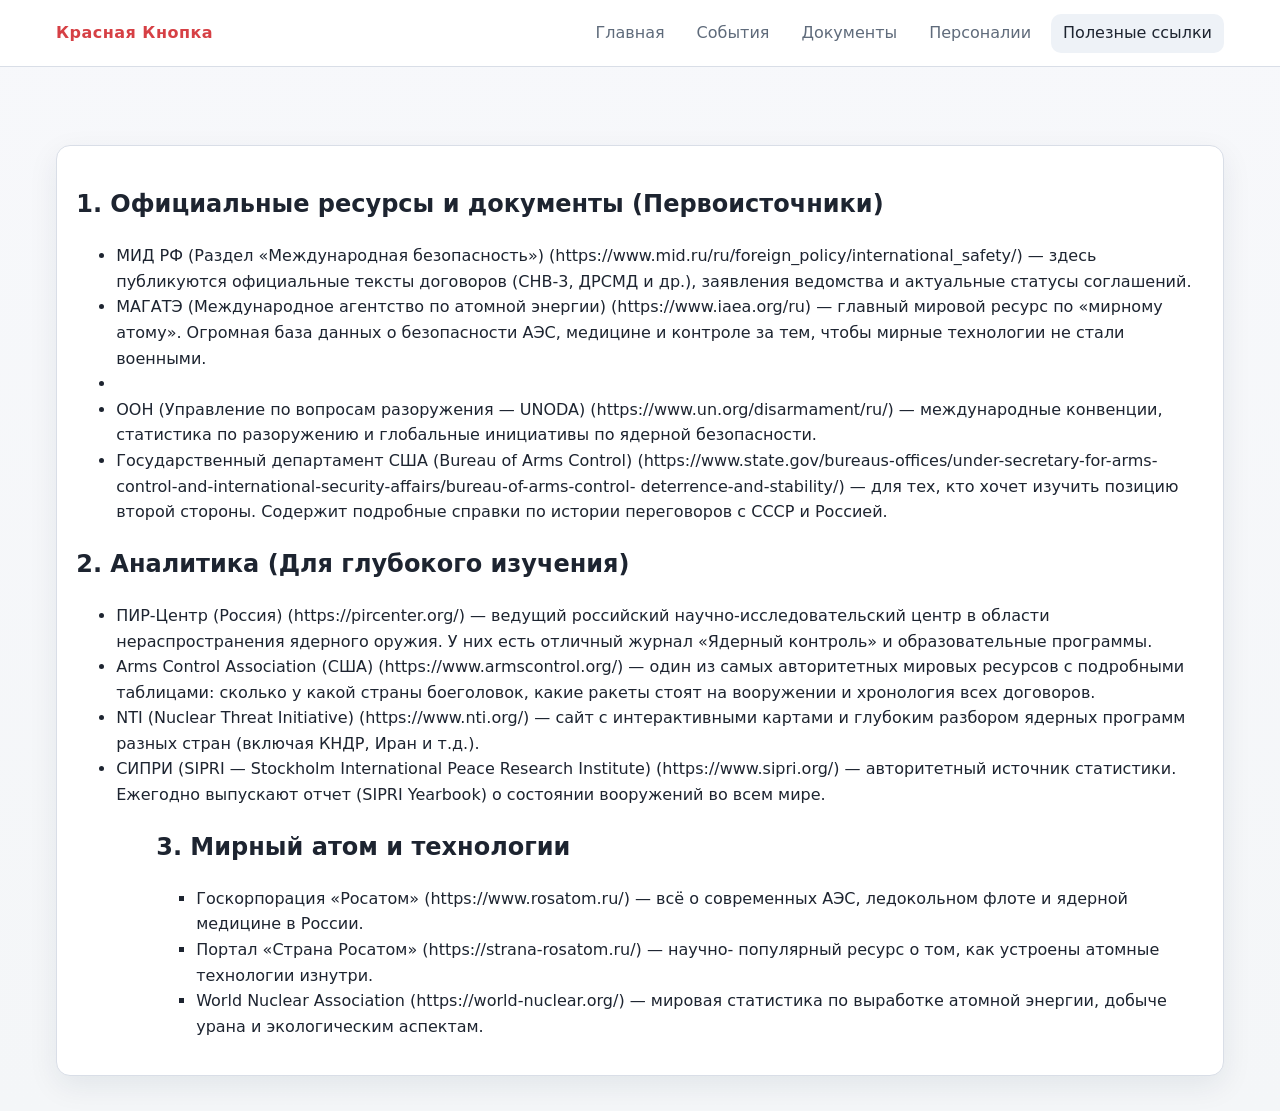
<file: links.html>
<!DOCTYPE html>
<html lang="ru">
<head>
  <meta charset="UTF-8" />
  <meta name="viewport" content="width=device-width, initial-scale=1.0" />
  <title>Архив ядерных договоров — Полезные ссылки</title>
  <link rel="stylesheet" href="assets/styles.css" />


  <!-- Basic Icons -->
  <link href="https://cdn.boxicons.com/3.0.8/fonts/basic/boxicons.min.css" rel="stylesheet">
  <!-- Filled Icons -->
  <link href="https://cdn.boxicons.com/3.0.8/fonts/filled/boxicons-filled.min.css" rel="stylesheet">
  <!-- Brand Icons -->
<link href="https://cdn.boxicons.com/3.0.8/fonts/brands/boxicons-brands.min.css" rel="stylesheet">
</head>
<body>
  <header class="site-header">
    <div class="header-inner">
      <a class="brand" href="index.html">Красная Кнопка</a>
      <nav class="top-nav" aria-label="Основная навигация">
        <a  href="index.html">Главная</a>
        <a href="archive.html">События</a>
        <a href="documents.html">Документы</a>
        <a href="people.html">Персоналии</a>
        <a class="active" href="links.html">Полезные ссылки</a>
      </nav>
    </div>
  </header>

  <main class="container">
    <section class="hero" aria-label="О проекте" style='margin-top: 5%;'>
      <article class="panel">
        <h2>1. Официальные ресурсы и документы (Первоисточники)</h2>  
        <ul>
            <li>МИД РФ (Раздел «Международная безопасность»)
(https://www.mid.ru/ru/foreign_policy/international_safety/) — здесь
публикуются официальные тексты договоров (СНВ-3, ДРСМД и
др.), заявления ведомства и актуальные статусы соглашений.</li>
            <li>МАГАТЭ (Международное агентство по атомной энергии)
(https://www.iaea.org/ru) — главный мировой ресурс по «мирному
атому». Огромная база данных о безопасности АЭС, медицине и
контроле за тем, чтобы мирные технологии не стали военными.<li>
            <li>ООН (Управление по вопросам разоружения — UNODA)
(https://www.un.org/disarmament/ru/) — международные конвенции,
статистика по разоружению и глобальные инициативы по ядерной
безопасности.</li>
            <li>Государственный департамент США (Bureau of Arms Control)
(https://www.state.gov/bureaus-offices/under-secretary-for-arms-
control-and-international-security-affairs/bureau-of-arms-control-
deterrence-and-stability/) — для тех, кто хочет изучить позицию
второй стороны. Содержит подробные справки по истории
переговоров с СССР и Россией.</li>
        </ul>
              <h2>2. Аналитика (Для глубокого изучения)</h2>
        <ul>    
        <li>ПИР-Центр (Россия) (https://pircenter.org/) — ведущий российский
научно-исследовательский центр в области нераспространения
ядерного оружия. У них есть отличный журнал «Ядерный
контроль» и образовательные программы.</li>
            <li>Arms Control Association (США) (https://www.armscontrol.org/) —
один из самых авторитетных мировых ресурсов с подробными
таблицами: сколько у какой страны боеголовок, какие ракеты стоят
на вооружении и хронология всех договоров.</li>
            <li>NTI (Nuclear Threat Initiative) (https://www.nti.org/) — сайт с
интерактивными картами и глубоким разбором ядерных программ
разных стран (включая КНДР, Иран и т.д.).</li>
            <li>СИПРИ (SIPRI — Stockholm International Peace Research Institute)
(https://www.sipri.org/) — авторитетный источник статистики.
Ежегодно выпускают отчет (SIPRI Yearbook) о состоянии
вооружений во всем мире.</li>
          <ul>
            <h2>3. Мирный атом и технологии</h2>
            <ul>
              <li>Госкорпорация «Росатом» (https://www.rosatom.ru/) — всё о
современных АЭС, ледокольном флоте и ядерной медицине в
России.</li>
            <li>Портал «Страна Росатом» (https://strana-rosatom.ru/) — научно-
популярный ресурс о том, как устроены атомные технологии
изнутри.</li>
            <li>World Nuclear Association (https://world-nuclear.org/) — мировая
статистика по выработке атомной энергии, добыче урана и
экологическим аспектам.</li>
          </ul>
        </div>
      </article>
    </section>
  </main>
</body>
</html>
</file>
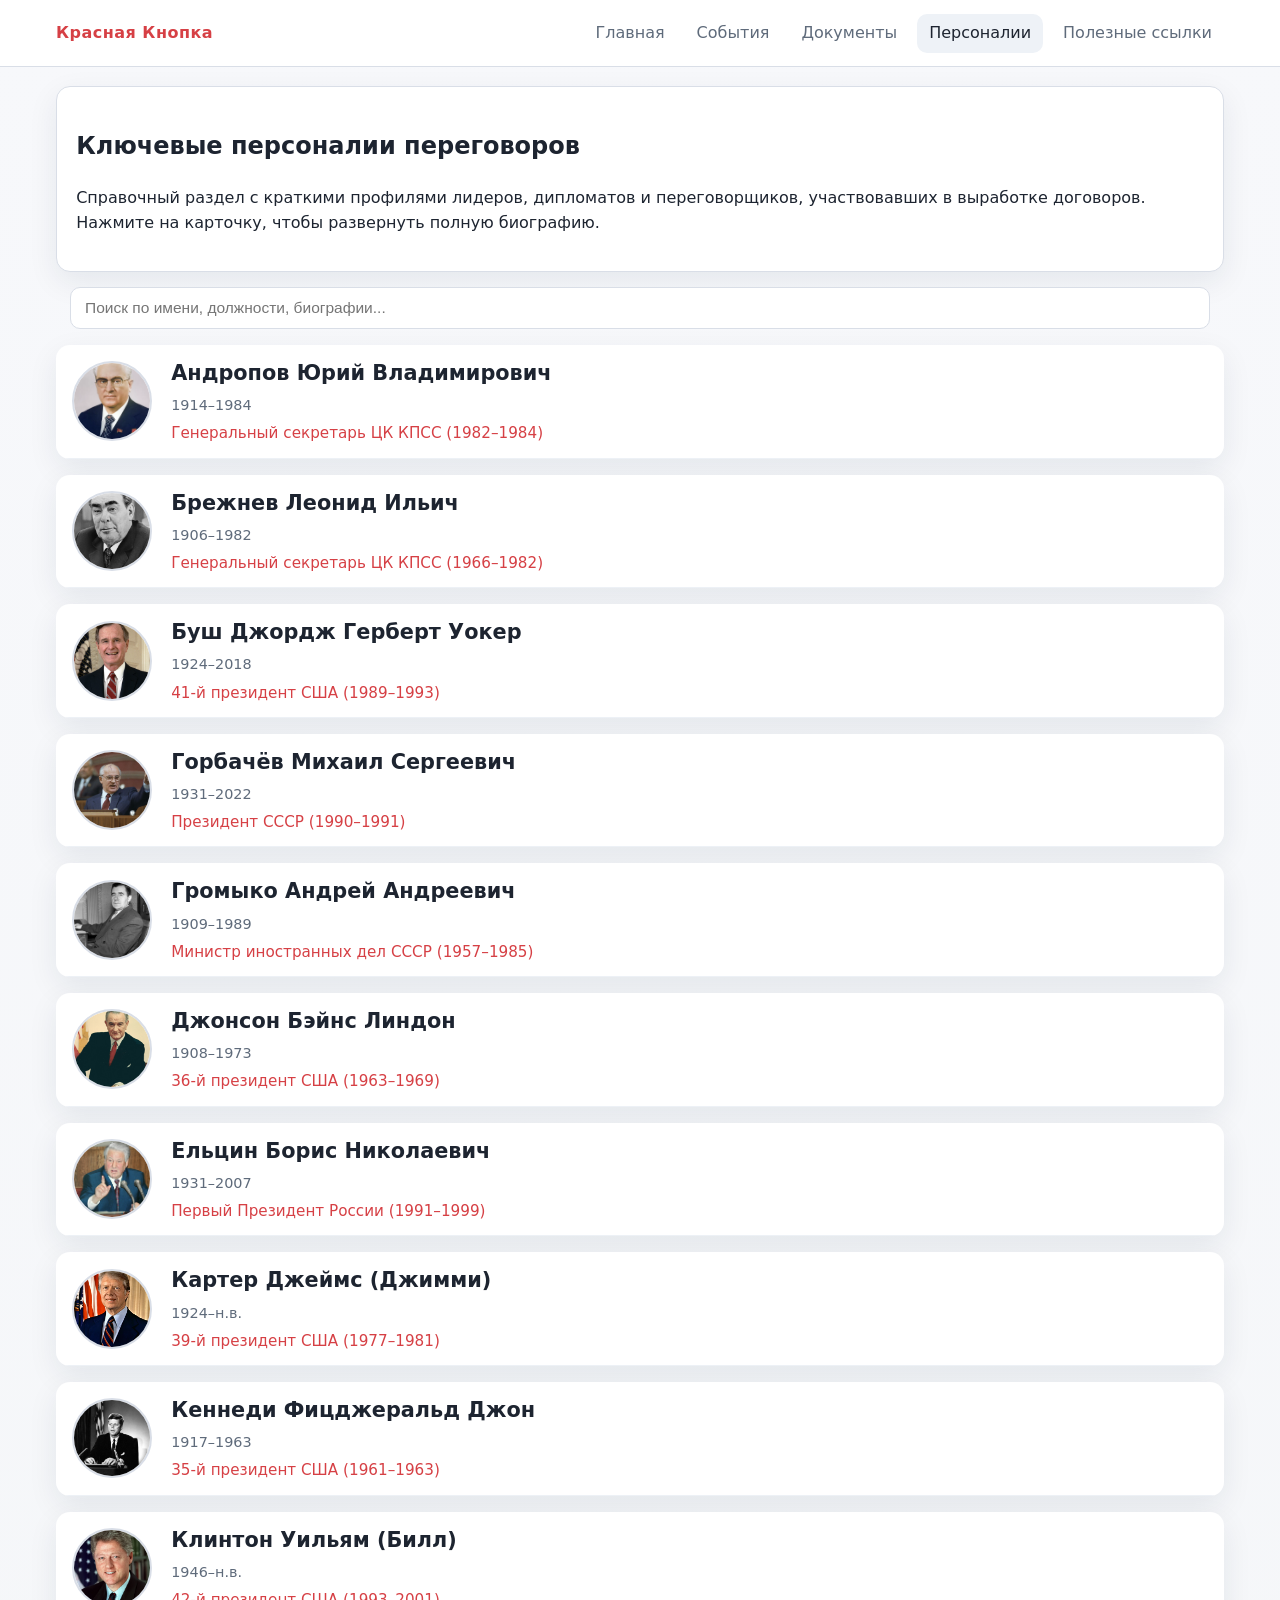
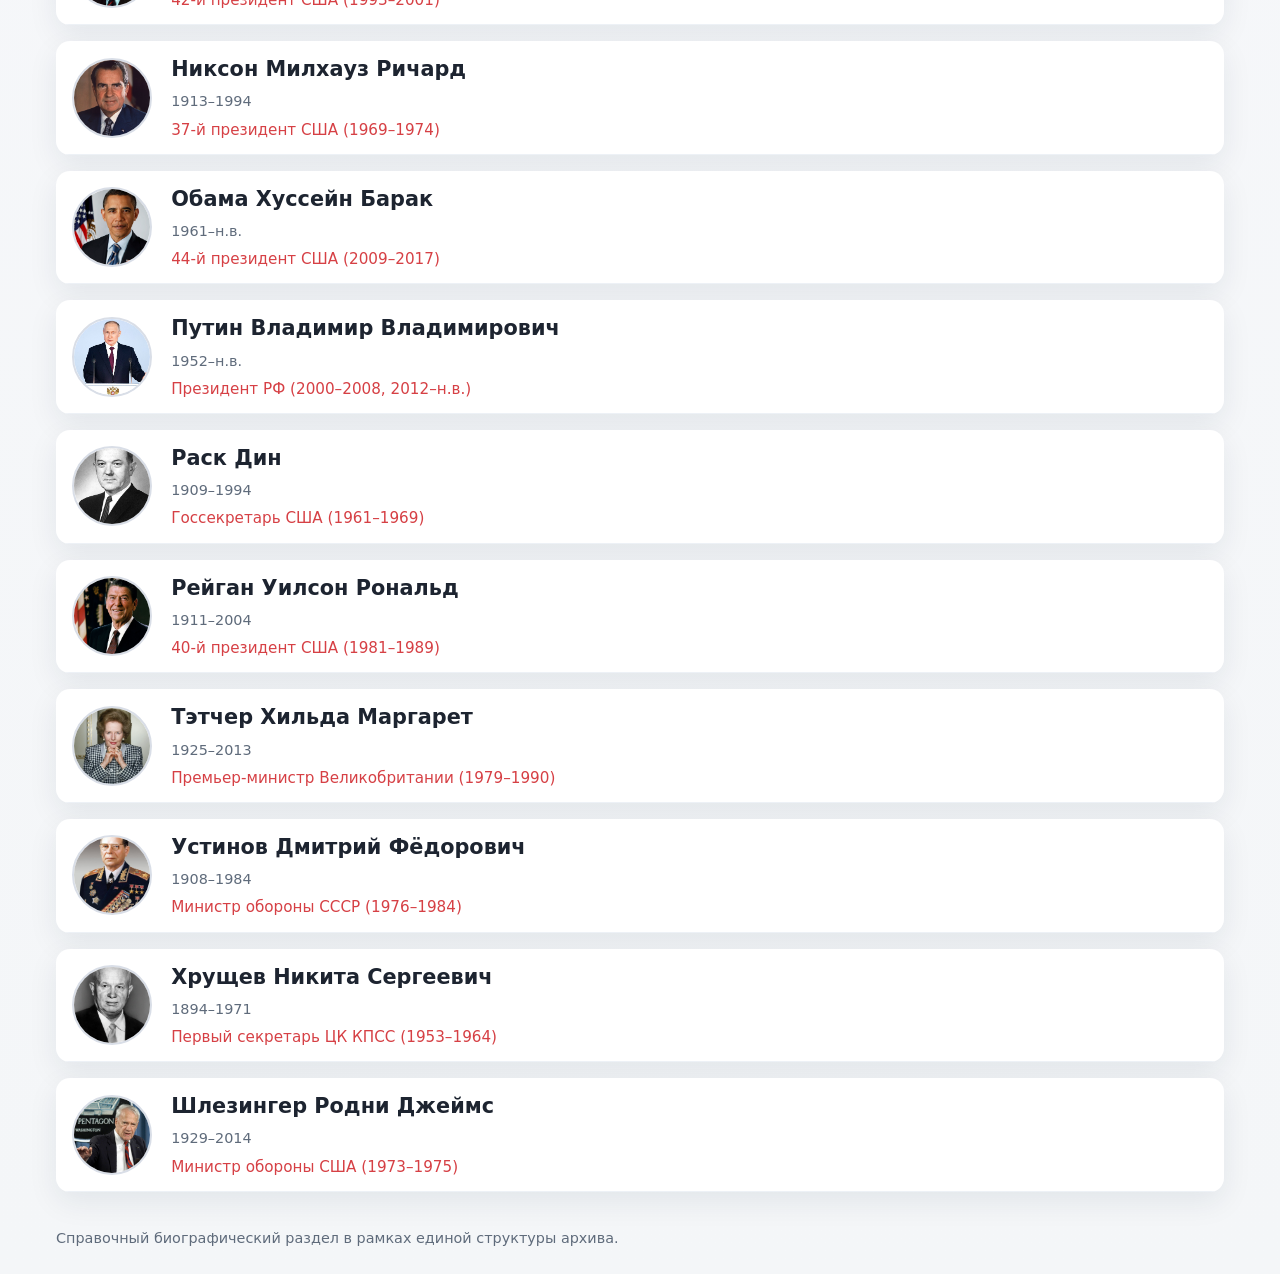
<file: people.html>
<!DOCTYPE html>
<html lang="ru">
<head>
  <meta charset="UTF-8" />
  <meta name="viewport" content="width=device-width, initial-scale=1.0" />
  <title>Архив ядерных договоров — Персоналии</title>

  <!-- Basic Icons -->
  <link href="https://cdn.boxicons.com/3.0.8/fonts/basic/boxicons.min.css" rel="stylesheet">
  <!-- Filled Icons -->
  <link href="https://cdn.boxicons.com/3.0.8/fonts/filled/boxicons-filled.min.css" rel="stylesheet">
  <!-- Brand Icons -->
  <link href="https://cdn.boxicons.com/3.0.8/fonts/brands/boxicons-brands.min.css" rel="stylesheet">

  <link rel="stylesheet" href="assets/styles.css" />
  <style>
    /* Дополнительные стили для портретов и аккордеона персоналий */
    .persons-list {
      display: grid;
      gap: 1rem;
      margin-top: 1.5rem;
    }

    .person-card {
      border-left-width: 6px;
    }

    .person-summary {
      display: flex;
      gap: 1.2rem;
      align-items: center;
      flex: 1;
    }

    .person-photo {
      width: 80px;
      height: 80px;
      object-fit: cover;
      border-radius: 50%;
      border: 2px solid var(--line);
      background: #f0f2f5;
      flex-shrink: 0;
    }

    .person-info h2 {
      margin: 0 0 0.25rem 0;
      font-size: 1.3rem;
      color: var(--text);
    }

    .person-years {
      margin: 0 0 0.25rem 0;
      font-size: 0.9rem;
      color: var(--muted);
      font-weight: 500;
    }

    .person-role {
      margin: 0;
      font-size: 0.95rem;
      color: var(--accent);
      font-weight: 500;
    }

    .accordion-toggle {
      padding: 0.75rem 1rem;
    }

    .person-card.active .accordion-content {
      max-height: 700px; 
    }

    .arrow {
      font-size: 1.2rem;
      margin-left: 0.5rem;
    }

    /* Адаптация для мобильных */
    @media (max-width: 600px) {
      .person-summary {
        flex-direction: column;
        text-align: center;
        gap: 0.5rem;
      }
      .person-info h2 {
        font-size: 1.2rem;
      }
      .arrow {
        align-self: center;
      }
    }
  </style>
</head>
<body>
  <header class="site-header">
    <div class="header-inner">
      <a class="brand" href="index.html">Красная Кнопка</a>
      <nav class="top-nav" aria-label="Основная навигация">
        <a href="index.html">Главная</a>
        <a href="archive.html">События</a>
        <a href="documents.html">Документы</a>
        <a class="active" href="people.html">Персоналии</a>
        <a href="links.html">Полезные ссылки</a>
      </nav>
    </div>
  </header>

  <main class="container">
    <section class="panel">
      <h1>Ключевые персоналии переговоров</h1>
      <p>Справочный раздел с краткими профилями лидеров, дипломатов и переговорщиков, участвовавших в выработке договоров. Нажмите на карточку, чтобы развернуть полную биографию.</p>
    </section>

    <!-- Поле поиска -->
    <div class="search-wrap">
      <input type="text" id="person-search" placeholder="Поиск по имени, должности, биографии..." />
    </div>

    <section class="persons-list block-spaced">
      <article class="person-card treaty-card" id="andropov">
        <div class="accordion-toggle">
          <div class="person-summary">
            <img class="person-photo" src="assets/person-images/andropov.jpg" alt="Юрий Андропов">
            <div class="person-info">
              <h2>Андропов Юрий Владимирович</h2>
              <p class="person-years">1914–1984</p>
              <p class="person-role">Генеральный секретарь ЦК КПСС (1982–1984)</p>
            </div>
          </div>
          <span class="arrow"><i class="bx bx-chevron-right-circle" style="color:#000000; font-size: 20px;"></i></span>
        </div>
        <div class="accordion-content">
          <div class="content-inner">
            <p>Ю́рий Влади́мирович Андро́пов (2 [15] июня 1914, станция Нагутская, Ставропольская губерния, Российская империя — 9 февраля 1984, Москва, РСФСР, СССР) — советский государственный и политический деятель, руководитель СССР в 1982—1984 годах. Генеральный секретарь ЦК КПСС (1982—1984), Председатель Президиума Верховного Совета СССР (1983—1984). Председатель Комитета государственной безопасности СССР (1967—1982). Секретарь ЦК КПСС по идеологии в 1982 году и секретарь ЦК КПСС (1962—1967), член Политбюро ЦК КПСС с 1973 года (кандидат с 1967 года). Депутат Верховного Совета СССР 3-го и 6—10-го созывов. Герой Социалистического Труда (1974), кавалер четырёх орденов Ленина (1957, 1964, 1971, 1974).
              После смерти Л. И. Брежнева, последовавшей 10 ноября 1982 года, с 12 ноября 1982 года Юрий Андропов сменил его на посту Генерального секретаря ЦК КПСС, став официальным лидером Советского Союза. Во время своего недолгого (15 месяцев, или 1 год и 98 дней, или 463 дня) пребывания в должности Андропов предпринял ряд мер, направленных на устранение коррупции партийно-государственного аппарата, на повышение экономической эффективности социалистической системы. Против ряда руководителей коммунистической партии были возбуждены уголовные дела, началось расследование. Под лозунгом «Рабочее время — работе!» началась борьба с прогулами, иногда принимавшая анекдотические формы, вплоть до опроса зрителей в кинотеатрах о месте и времени работы.
            </p>
        </div>
      </article>

      <article class="person-card treaty-card" data-color="green">
        <div class="accordion-toggle">
          <div class="person-summary">
            <img class="person-photo" src="assets/person-images/brezhnev.jpg" alt="Леонид Брежнев">
            <div class="person-info">
              <h2>Брежнев Леонид Ильич</h2>
              <p class="person-years">1906–1982</p>
              <p class="person-role">Генеральный секретарь ЦК КПСС (1966–1982)</p>
            </div>
          </div>
          <span class="arrow"><i class="bx bx-chevron-right-circle" style="color:#000000; font-size: 20px;"></i></span>
        </div>
        <div class="accordion-content">
          <div class="content-inner">
            <p>Леони́д Ильи́ч Бре́жнев (6 [19] декабря 1906, по другим данным, 19 декабря 1906 [1 января 1907], Каменское, Екатеринославская губерния — 10 ноября 1982, Заречье, Московская область) — советский государственный и партийный деятель, занимавший высшую руководящую должность в КПСС в течение 18 лет (с 1964 и до своей смерти в 1982 году). Первый секретарь ЦК КПСС (1964—1966). Генеральный секретарь ЦК КПСС (1966—1982). Маршал Советского Союза (1976). Четырежды Герой Советского Союза (1966, 1976, 1978, 1981), Герой Социалистического Труда (1961).
              Кандидат в члены Президиума ЦК (1952—1953; 1956—1957), секретарь ЦК КПСС (1952—1953; 1956—1960, 1963—1964). В 1960—1964 годах — председатель Президиума ВС СССР. Председатель Бюро ЦК КПСС по РСФСР (1964—1966). Депутат Совета Союза Верховного Совета СССР (3—10-е созывы, 1950—1982). Член Союза журналистов СССР и Союза писателей СССР.
              Кавалер восьми орденов Ленина. Лауреат Международной Ленинской премии «За укрепление мира между народами» (1973) и Ленинской премии по литературе (1979). В 1978 году награждён орденом «Победа» (в 1989 году это награждение как противоречащее статуту ордена отменено указом за подписью Председателя Верховного Совета СССР М. С. Горбачёва). Всего имел 117 советских и иностранных государственных наград.
              Участник Великой Отечественной войны, участник Парада Победы на Красной площади 24 июня 1945 года (замполит сводного полка 4-го Украинского фронта).
            </p>
          </div>
        </div>
      </article>

      <article class="person-card treaty-card" data-color="blue">
        <div class="accordion-toggle">
          <div class="person-summary">
            <img class="person-photo" src="assets/person-images/bush elder.jpg" alt="Джордж Буш-старший">
            <div class="person-info">
              <h2>Буш Джордж Герберт Уокер</h2>
              <p class="person-years">1924–2018</p>
              <p class="person-role">41-й президент США (1989–1993)</p>
            </div>
          </div>
          <span class="arrow"><i class="bx bx-chevron-right-circle" style="color:#000000; font-size: 20px;"></i></span>
        </div>
        <div class="accordion-content">
          <div class="content-inner">
            <p>Джордж Ге́рберт Уо́кер Буш, также известный как Джордж Буш — старший (англ. George Herbert Walker Bush; 12 июня 1924, Милтон, Массачусетс — 30 ноября 2018, Хьюстон) — американский государственный и политический деятель, 41-й президент США (1989—1993 гг.), 43-й вице-президент США при Рональде Рейгане (1981—1989 гг.), конгрессмен, дипломат, директор Центральной разведки.
              Неофициальное прозвище «старший» получил после того, как его сын Джордж Буш — младший в 2001 году стал 43-м президентом США, чтобы устранить неоднозначность толкования фразы «президент США Джордж Буш».
              С 26 декабря 2006 года по 30 ноября 2018 года являлся старейшим по возрасту из живших на тот момент президентов США, а 24 ноября 2017 года стал самым долгоживущим в истории президентом США (побив рекорд Джеральда Форда). Этот титул он держал до 21 марта 2019 года, когда его пережил Джимми Картер.
              Родился в Массачусетсе в семье сенатора и нью-йоркского банкира Прескотта Буша и Дороти Уокер Буш. После нападения на Пёрл-Харбор в 1941 году, в возрасте 17 лет, Буш отложил поступление в колледж и стал самым молодым лётчиком ВМС США в то время. Служил до конца войны, затем поступил в Йельский университет. Окончив его в 1948 году, переехал с семьёй в Западный Техас, где начал нефтяной бизнес, став миллионером к 40 годам.
              Буш вошёл в политику сразу после создания собственной нефтяной компании, став членом Палаты представителей, а также занимая другие должности. Он неудачно принял участие в партийных выборах президента в 1980 году, но был выбран в качестве кандидата на должность вице-президента кандидатом в президенты Рональдом Рейганом, и пара победила на выборах. В течение срока Буш возглавлял административную группу по дерегуляции рынка и борьбе с наркотиками.
              В 1988 году Буш успешно начал кампанию на выборах президента, победив оппонента от демократов Майкла Дукакиса. Международная политика, проводимая Бушем, отмечена военными операциями, проведёнными в Панаме, на Филиппинах и в Персидском заливе, падением Берлинской стены в 1989 году и распадом СССР два года спустя. Во внутренней политике Буш изменил своему слову, данному в 1988 году, и после борьбы в Конгрессе подписал увеличение налогов, которое Конгресс утвердил. Вследствие экономических проблем Буш проиграл на выборах президента 1992 года демократу Биллу Клинтону.
              Буш — отец 43-го президента США Джорджа Уокера Буша и 43-го губернатора Флориды Джеба Буша.
            </p>
          </div>
        </div>
      </article>

      <article class="person-card treaty-card" data-color="purple">
        <div class="accordion-toggle">
          <div class="person-summary">
            <img class="person-photo" src="assets/person-images/gorbachev.jpg" alt="Михаил Горбачёв">
            <div class="person-info">
              <h2>Горбачёв Михаил Сергеевич</h2>
              <p class="person-years">1931–2022</p>
              <p class="person-role">Президент СССР (1990–1991)</p>
            </div>
          </div>
          <span class="arrow"><i class="bx bx-chevron-right-circle" style="color:#000000; font-size: 20px;"></i></span>
        </div>
        <div class="accordion-content">
          <div class="content-inner">
            <p>Михаи́л Серге́евич Горбачёв (2 марта 1931, Привольное, Медвеженский район, Северо-Кавказский край, СССР — 30 августа 2022, Москва, Россия) — советский и российский государственный, политический, партийный и общественный деятель.
              Последний Генеральный секретарь ЦК КПСС (1985—1991). Последний Председатель Президиума Верховного Совета СССР (1988—1989), затем первый председатель Верховного Совета СССР (1989—1990). Единственный в истории президент СССР (1990—1991). Основатель Горбачёв-Фонда. С 1993 года и до самой смерти являлся соучредителем издания «Новая газета» и членом редакционного совета, владел 10 % акций издания.
              Кавалер трёх орденов Ленина (1971, 1973, 1981), ордена Святого Андрея Первозванного (2011) и лауреат Нобелевской премии мира (1990).
              В период деятельности Горбачёва в должности главы государства и руководителя КПСС в Советском Союзе произошли серьёзнейшие изменения, повлиявшие на весь мир и ставшие следствием следующих исторических событий: масштабная попытка реформирования советской системы («Перестройка»); введение в СССР политики гласности, «нового политического мышления», свободы слова и печати, демократических выборов; реформирование социалистической экономики в направлении рыночной модели хозяйствования; окончание Холодной войны; вывод советских войск из Афганистана (1989); распад СССР и Варшавского блока.
            </p>
          </div>
        </div>
      </article>

      <article class="person-card treaty-card" data-color="green">
        <div class="accordion-toggle">
          <div class="person-summary">
            <img class="person-photo" src="assets/person-images/gromyko.jpg" alt="Андрей Громыко">
            <div class="person-info">
              <h2>Громыко Андрей Андреевич</h2>
              <p class="person-years">1909–1989</p>
              <p class="person-role">Министр иностранных дел СССР (1957–1985)</p>
            </div>
          </div>
          <span class="arrow"><i class="bx bx-chevron-right-circle" style="color:#000000; font-size: 20px;"></i></span>
        </div>
        <div class="accordion-content">
          <div class="content-inner">
            <p>Андре́й Андре́евич Громы́ко (5 (18) июля 1909, деревня Старые Громыки, Речковская волость, Гомельский уезд, Могилёвская губерния, Российская империя — 2 июля 1989, Москва, РСФСР, СССР) — советский партийно-государственный деятель и дипломат, в 1957—1985 годах — министр иностранных дел СССР, в 1985—1988 годах — председатель Президиума Верховного Совета СССР. Член Политбюро ЦК КПСС (1973—1988). Доктор экономических наук (1956).
              В 1944 году как посол СССР в США возглавлял советскую делегацию на Международной конференции в усадьбе Думбартон-Окс, Вашингтон, США, по проблеме создания Организации Объединённых Наций. Участвовал в подготовке Тегеранской конференции, подготовке и проведении Ялтинской конференции, Крым, СССР (1945), конференции в Потсдаме (1945). В том же году руководил делегацией, подписавшей Устав ООН от имени СССР на конференции в Сан-Франциско, США.
              Входил в состав, а затем возглавлял государственные делегации СССР на 22 сессиях Генеральной Ассамблеи ООН. С конца 1940-х годов в интересах СССР более 20 раз использовал право вето в Совете Безопасности ООН, вследствие чего получил сначала в дипломатической среде, а затем и в прессе прозвище «Мистер Нет». Будучи сторонником мирных взаимоотношений СССР с США и их партнёрами по НАТО — западноевропейскими государствами, от имени советского правительства предложил более сотни инициатив в области разоружения. Его роль во время низшей точки советско-американских отношений — Карибского кризиса — является предметом научно-исторических дискуссий.
              Выдвинул инициативу заключения Договора о запрещении испытаний ядерного оружия в трёх средах (1963). В январе 1966 года вместе с А. Н. Косыгиным провёл переговоры, предотвратившие войну между Индией и Пакистаном. При его участии были подготовлены и подписаны Договор о нераспространении ядерного оружия (1968), Московский договор между СССР и ФРГ (1970), Договор об ограничении систем ПРО (1972), Договор о принципах взаимоотношений между СССР и США (1972), Договор о недопущении ядерной войны (1973), Договоры об ограничении стратегических вооружений в 1972 и 1979 годах, Заключительный акт Совещания по безопасности и сотрудничеству в Европе (1975).
              Вместе с тем А. А. Громыко в 1968 году поддержал ввод войск Варшавского договора в Чехословакию и подавление «Пражской весны», а в 1979 году входил в состав узкого круга высших руководителей государства, принявших решение о вводе советских войск в Афганистан.
              Был одним из ближайших соратников многолетнего советского коммунистического лидера Л. И. Брежнева. На посту главы советской дипломатии бессменно находился 28 лет, что является рекордом для СССР и Российской Федерации.
              В марте 1985 года на заседании Политбюро ЦК КПСС в Москве выдвинул кандидатуру М. С. Горбачёва на должность руководителя Коммунистической партии Советского Союза. Завершил политическую карьеру в 1988 году на посту Председателя Президиума Верховного Совета СССР — формального главы советского государства.
              Девиз всей дипломатической деятельности А. А. Громыко — «Лучше 10 лет переговоров, чем один день войны».
            </p>
          </div>
        </div>
      </article>

      <article class="person-card treaty-card" data-color="blue">
        <div class="accordion-toggle">
          <div class="person-summary">
            <img class="person-photo" src="assets/person-images/shlezinger.jpg" alt="Джеймс Шлезингер">
            <div class="person-info">
              <h2>Шлезингер Родни Джеймс</h2>
              <p class="person-years">1929–2014</p>
              <p class="person-role">Министр обороны США (1973–1975)</p>
            </div>
          </div>
          <span class="arrow"><i class="bx bx-chevron-right-circle" style="color:#000000; font-size: 20px;"></i></span>
        </div>
        <div class="accordion-content">
          <div class="content-inner">
            <p>Американский государственный деятель, занимал посты министра обороны (1973–1975), министра энергетики (1977–1979) и директора ЦРУ (1973). Играл важную роль в формировании ядерной стратегии США в период холодной войны.</p>
          </div>
        </div>
      </article>

      <article class="person-card treaty-card" data-color="purple">
        <div class="accordion-toggle">
          <div class="person-summary">
            <img class="person-photo" src="assets/person-images/rusk.jpg" alt="Дин Раск">
            <div class="person-info">
              <h2>Раск Дин</h2>
              <p class="person-years">1909–1994</p>
              <p class="person-role">Госсекретарь США (1961–1969)</p>
            </div>
          </div>
          <span class="arrow"><i class="bx bx-chevron-right-circle" style="color:#000000; font-size: 20px;"></i></span>
        </div>
        <div class="accordion-content">
          <div class="content-inner">
            <p>Американский государственный деятель, занимал пост государственного секретаря США в администрациях Кеннеди и Джонсона. Участвовал в переговорах по Договору о частичном запрещении ядерных испытаний (1963).</p>
          </div>
        </div>
      </article>

      <article class="person-card treaty-card" data-color="green">
        <div class="accordion-toggle">
          <div class="person-summary">
            <img class="person-photo" src="assets/person-images/ustinov.jpg" alt="Дмитрий Устинов">
            <div class="person-info">
              <h2>Устинов Дмитрий Фёдорович</h2>
              <p class="person-years">1908–1984</p>
              <p class="person-role">Министр обороны СССР (1976–1984)</p>
            </div>
          </div>
          <span class="arrow"><i class="bx bx-chevron-right-circle" style="color:#000000; font-size: 20px;"></i></span>
        </div>
        <div class="accordion-content">
          <div class="content-inner">
            <p>Дми́трий Фёдорович Усти́нов (17 [30 октября] 1908 года, Самара, Российская империя — 20 декабря 1984 года, Москва, РСФСР, СССР) — советский военачальник и государственный деятель. Маршал Советского Союза (1976). Герой Советского Союза (1978). Дважды Герой Социалистического Труда (1942, 1961). Кавалер одиннадцати орденов Ленина.
              Народный комиссар и министр вооружения СССР (1941—1953), министр оборонной промышленности СССР (1953—1957). Министр обороны СССР (1976—1984). Член ЦК КПСС (1952—1984), Секретарь ЦК КПСС (1965—1976), член Политбюро ЦК КПСС (1976—1984).
              В военное и послевоенное время Устинов успешно организовал и руководил производством вооружения, существенно повысив обороноспособность Советского Союза. В годы Великой Отечественной войны в ведении возглавляемого Устиновым Наркомата вооружения СССР находились конструирование, испытание, производств полевой, морской, противотанковой и зенитной артиллерии, пушечно-пулемётного вооружения для самолётов и танков, стрелкового оружия всех систем, оптических приборов и боеприпасов.
              Благодаря усилиям Устинова была эффективно организована работа всего ВПК СССР. Под руководством Устинова промышленность СССР произвела с 1941 по 1945 год военной продукции почти в 2 раза больше, чем промышленность Германии и оккупированных ею государств. Численность артиллерии за годы войны возросла в 5 раз, стрелкового оружия в 22 раза.
              После войны Устинов занимался повышением боевой мощи Вооружённых Сил, других силовых ведомств — координировал и направлял работу научных организаций, конструкторских бюро, промышленных предприятий для создания новых видов вооружения. Под руководством Устинова начались разработка и серийное производство ракетной и ракетно-космической техники, оснащение советской армии и флота ракетно-ядерным оружием, а также освоение космического пространства, в том числе в оборонных целях.
            </p>
          </div>
        </div>
      </article>

      <article class="person-card treaty-card" data-color="blue">
        <div class="accordion-toggle">
          <div class="person-summary">
            <img class="person-photo" src="assets/person-images/yeltsin.jpg" alt="Борис Ельцин">
            <div class="person-info">
              <h2>Ельцин Борис Николаевич</h2>
              <p class="person-years">1931–2007</p>
              <p class="person-role">Первый Президент России (1991–1999)</p>
            </div>
          </div>
          <span class="arrow"><i class="bx bx-chevron-right-circle" style="color:#000000; font-size: 20px;"></i></span>
        </div>
        <div class="accordion-content">
          <div class="content-inner">
            <p>Бори́с Никола́евич Е́льцин (1 февраля 1931, Бутка, Буткинский район, Уральская область, РСФСР, СССР — 23 апреля 2007, Москва, Россия) — советский и российский партийный, государственный и политический деятель, первый всенародно избранный Президент Российской Федерации (1991—1999); реформатор общественно-политического и экономического устройства России. В ноябре 1991 — июне 1992 годов одновременно возглавлял Правительство. С марта по май 1992 года исполнял обязанности Министра обороны Российской Федерации.
              Депутат Совета Союза Верховного Совета СССР 10 и 11 созывов (1979—1989); член Президиума Верховного Совета СССР (1984—1988). Народный депутат СССР и член Совета Национальностей Верховного Совета СССР (1989—1990). Народный депутат РСФСР и председатель Верховного Совета РСФСР (1990—1991). Член КПСС (1961—1990), член ЦК КПСС (1981—1990); в партии занимал посты первого секретаря Свердловского обкома КПСС (1976—1985), секретаря ЦК КПСС (1985—1986) и первого секретаря Московского горкома КПСС (1985—1987). Кавалер ордена Ленина (1981).
              Вошёл в историю как первый всенародно избранный глава российского государства, радикальный реформатор общественно-политического и экономического устройства России. Период правления Ельцина ознаменовался августовским путчем и распадом Советского Союза в 1991 году, либерализацией цен и приватизацией в начале 1992 года, попытками импичмента в 1993 и 1999 году, разгоном Верховного Совета и принятием Конституции 1993 года, противостоянием с КПРФ, первой чеченской войной (1994—1996) и началом второй чеченской войны, а также дефолтом в 1998 году.
            </p>
          </div>
        </div>
      </article>

      <article class="person-card treaty-card" data-color="purple">
        <div class="accordion-toggle">
          <div class="person-summary">
            <img class="person-photo" src="assets/person-images/carter.jpg" alt="Джимми Картер">
            <div class="person-info">
              <h2>Картер Джеймс (Джимми)</h2>
              <p class="person-years">1924–н.в.</p>
              <p class="person-role">39-й президент США (1977–1981)</p>
            </div>
          </div>
          <span class="arrow"><i class="bx bx-chevron-right-circle" style="color:#000000; font-size: 20px;"></i></span>
        </div>
        <div class="accordion-content">
          <div class="content-inner">
            <p>Джи́мми Ка́ртер (англ. Jimmy Carter, полное имя Джеймс Эрл Ка́ртер — мла́дший, англ. James Earl Carter Jr.; 1 октября 1924, Плейнс, округ Самтер, штат Джорджия, США — 29 декабря 2024, Плейнс, округ Самтер, штат Джорджия, США) — американский государственный и политический деятель, 39-й президент США (1977—1981) и 76-й губернатор штата Джорджия (1971—1975) от Демократической партии. Лауреат Нобелевской премии мира 2002 года. Первый и единственный президент в истории США, достигший возраста 100 лет. Рекордсмен по пребыванию в статусе экс-президента США — 43 года и 344 дня. Лейтенант ВМС США (1952).
              1 октября 2024 года Картеру исполнилось 100 лет, он стал первым президентом в истории США, достигшим такого возраста. Был членом Американского философского общества (1991).
            </p>
          </div>
        </div>
      </article>

      <article class="person-card treaty-card" data-color="green">
        <div class="accordion-toggle">
          <div class="person-summary">
            <img class="person-photo" src="assets/person-images/kennedy.jpg" alt="Джон Кеннеди">
            <div class="person-info">
              <h2>Кеннеди Фицджеральд Джон</h2>
              <p class="person-years">1917–1963</p>
              <p class="person-role">35-й президент США (1961–1963)</p>
            </div>
          </div>
          <span class="arrow"><i class="bx bx-chevron-right-circle" style="color:#000000; font-size: 20px;"></i></span>
        </div>
        <div class="accordion-content">
          <div class="content-inner">
            <p>Джон Фицджералд Ке́ннеди (англ. John Fitzgerald Kennedy, известный также как JFK (Джей-Эф-Кей); 29 мая 1917, Бруклайн, штат Массачусетс, США — 22 ноября 1963, Даллас, штат Техас, США) — американский политический и государственный деятель, 35-й президент США (1961—1963) от Демократической партии. Член Палаты представителей США (1947—1953) от штата Массачусетс, в 1953—1960 годах работал сенатором от Массачусетса. Его президентство пришлось на особо напряжённый период Холодной войны. По мнению большинства граждан страны, Кеннеди входит в десятку величайших американских президентов в истории.
              Почти трёхлетнее президентство Кеннеди ознаменовано Берлинским кризисом, Карибским кризисом, операцией в заливе Свиней, космической гонкой между СССР и США, которая привела к началу космической программы «Аполлон», а также серьёзными шагами по преодолению расовой дискриминации.
              Именем Кеннеди в США названо большое количество объектов, улиц, школ и прочих (к примеру, международный аэропорт в Нью-Йорке). По мнению большинства граждан страны, Кеннеди входит в десятку величайших американских президентов в истории.
              В современном общественном сознании Кеннеди чаще всего связывают с его убийством, потрясшим весь мир, многочисленные гипотезы разрешения которого выдвигаются по сей день.
            </p>
          </div>
        </div>
      </article>

      <article class="person-card treaty-card" data-color="blue">
        <div class="accordion-toggle">
          <div class="person-summary">
            <img class="person-photo" src="assets/person-images/clinton.jpg" alt="Билл Клинтон">
            <div class="person-info">
              <h2>Клинтон Уильям (Билл)</h2>
              <p class="person-years">1946–н.в.</p>
              <p class="person-role">42-й президент США (1993–2001)</p>
            </div>
          </div>
          <span class="arrow"><i class="bx bx-chevron-right-circle" style="color:#000000; font-size: 20px;"></i></span>
        </div>
        <div class="accordion-content">
          <div class="content-inner">
            <p>Уи́льям Дже́фферсон (Билл) Кли́нтон (англ. William Jefferson "Bill" Clinton), при рождении — Уи́льям Дже́фферсон Бла́йт III (англ. William Jefferson Blythe III; род. 19 августа 1946, Хоп, Арканзас, США) — американский государственный и политический деятель, 42-й президент США (1993—2001) от Демократической партии. Супруг государственного секретаря и кандидата в президенты США 2016 Хиллари (Родэм) Клинтон. Доктор права (1973).
              До своего избрания на пост президента пять раз избирался губернатором штата Арканзас (1979—1981, 1983—1992). Он стал первым президентом, родившимся в поколении бэби-бумеров. Клинтон — первый президент-демократ, чья политика отражала позицию центристской политической философии «третьего пути».
              Клинтон руководил страной в течение самого длительного периода экономического роста мирного времени в американской истории. В годы его руководства наблюдался снижение уровня безработицы и профицит бюджета. Билл Клинтон также участвовал в международных переговорах, включая урегулирование конфликта на Балканах.
            </p>
          </div>
        </div>
      </article>

      <article class="person-card treaty-card" data-color="purple">
        <div class="accordion-toggle">
          <div class="person-summary">
            <img class="person-photo" src="assets/person-images/johnson.jpg" alt="Линдон Джонсон">
            <div class="person-info">
              <h2>Джонсон Бэйнс Линдон</h2>
              <p class="person-years">1908–1973</p>
              <p class="person-role">36-й президент США (1963–1969)</p>
            </div>
          </div>
          <span class="arrow"><i class="bx bx-chevron-right-circle" style="color:#000000; font-size: 20px;"></i></span>
        </div>
        <div class="accordion-content">
          <div class="content-inner">
            <p>Ли́ндон Бэйнс Джо́нсон (англ. Lyndon Baines Johnson; 27 августа 1908, Стонуолл, округ Гиллеспи, штат Техас, США — 22 января 1973, Стонуолл, округ Гиллеспи, штат Техас, США), известный также как LBJ — американский политический и государственный деятель, 36-й президент США (1963—1969) и 37-й вице-президент США (1961—1963; при президенте Джоне Кеннеди) от Демократической партии.
              Раньше был членом Палаты представителей США от 10-го избирательного округа Техаса (1937—1949), сенатор от штата Техас (1949—1961).
              Инициатор крупных преобразований по защите прав человека: в частности, в 1964 году им был подписан Закон о гражданских правах, предложенный годом ранее президентом Кеннеди и запрещающий расовую дискриминацию. Линдон Джонсон проводил также реформы здравоохранения США, введя медицинское страхование для малоимущих (Медикейд) и пенсионеров (Медикэр) в 1965 году.
            </p>
          </div>
        </div>
      </article>

      <article class="person-card treaty-card" data-color="green">
        <div class="accordion-toggle">
          <div class="person-summary">
            <img class="person-photo" src="assets/person-images/nickson.jpg" alt="Ричард Никсон">
            <div class="person-info">
              <h2>Никсон Милхауз Ричард</h2>
              <p class="person-years">1913–1994</p>
              <p class="person-role">37-й президент США (1969–1974)</p>
            </div>
          </div>
          <span class="arrow"><i class="bx bx-chevron-right-circle" style="color:#000000; font-size: 20px;"></i></span>
        </div>
        <div class="accordion-content">
          <div class="content-inner">
            <p>Ри́чард Ми́лхауз Ни́ксон (англ. Richard Milhous Nixon; 9 января 1913, Йорба-Линда, штат Калифорния, США — 22 апреля 1994, Нью-Йорк, США) — американский политический и государственный деятель, 37-й президент (1969—1974) и 36-й вице-президент США (1953—1961) от Республиканской партии. Единственный президент США, ушедший в отставку до окончания срока.
              В 1946 году был избран в Палату представителей США от Калифорнии, а в 1950 году — в сенат. В 1953 был выбран Дуайтом Эйзенхауэром как напарник на выборах и после его победы стал вице-президентом. Минимально уступил на президентских выборах 1960 года Джону Кеннеди. В 1962 году так же безуспешно участвовал в выборах губернатора Калифорнии, после которых объявил о завершении своей политической карьеры. Несмотря на это, в 1968 году он вновь баллотировался на пост президента и победил действующего вице-президента Хьюберта Хамфри.
              Будучи президентом, в 1973 году завершил вывод американских войск из Вьетнама. До этого, в 1969 году, американский Аполлон-11 во главе с Нилом Армстронгом приземлился на Луну. Помимо этого, Никсон создал Агентство по охране окружающей среды, а также принял ряд законов, связанных с защитой природы. В 1971 году Никсон начал войну с наркотиками. В 1972 году был переизбран на новый срок со значительным отрывом от своего соперника Джорджа Макговерна. В 1974 году добровольно сложил с себя полномочия президента в результате Уотергейтского скандала, в ходе которого Никсон спонсировал незаконное проникновение в штаб Демократической партии и пытался скрыть своё участие в проникновении. Это был первый в истории США случай отставки главы государства. Был помилован своим вице-президентом Джеральдом Фордом. Исторические оценки президентства Никсона разнятся: некоторые исследователи хвалят его достижения на посту президента, в то время как другие подчёркивают обстоятельства отставки.
            </p>
          </div>
        </div>
      </article>

      <article class="person-card treaty-card" data-color="blue">
        <div class="accordion-toggle">
          <div class="person-summary">
            <img class="person-photo" src="assets/person-images/obama.jpg" alt="Барак Обама">
            <div class="person-info">
              <h2>Обама Хуссейн Барак</h2>
              <p class="person-years">1961–н.в.</p>
              <p class="person-role">44-й президент США (2009–2017)</p>
            </div>
          </div>
          <span class="arrow"><i class="bx bx-chevron-right-circle" style="color:#000000; font-size: 20px;"></i></span>
        </div>
        <div class="accordion-content">
          <div class="content-inner">
            <p>Бара́к Хуссе́йн Оба́ма II (англ. Barack Hussein Obama II, произносится [bəˈrɑːk huːˈseɪn oʊˈbɑːmə], род. 4 августа 1961, Гонолулу, Гавайи, США) — американский государственный и политический деятель, 44-й президент США с 20 января 2009 года по 20 января 2017 года. Лауреат Нобелевской премии мира 2009 года. До избрания президентом являлся федеральным сенатором от штата Иллинойс. Был впервые избран в ноябре 2008 года, переизбран на второй президентский срок в 2012 году.
              Первый афроамериканец, выдвинутый на пост президента США от одной из двух крупнейших партий, и первый в национальной истории глав государства темнокожий президент, а также президент с фамилией африканского и средним именем арабского этимологического происхождения. Обама — мулат, но, в отличие от большинства чёрных американцев, не потомок рабов, а сын студента из Кении и белой американки (Стэнли Энн Данхэм).
              Выпускник Колумбийского университета и Школы права Гарвардского университета, где он также был первым за всю его историю афроамериканцем — редактором университетского издания Harvard Law Review. Обама также работал общественным организатором и адвокатом в области гражданских прав. Преподавал конституционное право в Чикагском институте юридических наук с 1992 по 2004 год и одновременно трижды, в период с 1997 по 2004 год, избирался в сенат штата Иллинойс. После неудачной попытки баллотироваться в 2000 году в Палату представителей США в январе 2003 года баллотировался в Сенат США. После победы на праймериз (первичных выборах) в марте 2004 года Обама произнёс основную речь на Демократическом национальном съезде в июле 2004 года. Был избран в Сенат в ноябре 2004 года, набрав 70 % голосов.
              Как член Демократического меньшинства в Конгрессе 109-го созыва, он помог создать законы о регулировании обычных вооружений и увеличении прозрачности в использовании государственного бюджета. Он также совершил официальные поездки в Восточную Европу (в том числе в Россию), на Ближний Восток и в Африку. Во время работы в Конгрессе 110-го созыва участвовал в создании законов, касающихся мошенничества на выборах, лоббизма, изменения климата, ядерного терроризма и демобилизовавшихся американских военнослужащих.
              Обама объявил о желании баллотироваться в президенты в феврале 2007 года и в 2008 году на президентских праймериз на Демократическом национальном съезде был официально выдвинут от Демократической партии кандидатом в президенты вместе с кандидатом на пост вице-президента — сенатором от штата Делавэр Джозефом Байденом. На президентских выборах 2008 года Обама опередил кандидата от правившей Республиканской партии Джона Маккейна, набрав 52,9 % голосов избирателей и 365 голосов в коллегии выборщиков против 45,7 % и 173 у Маккейна.
              9 октября 2009 года получил Нобелевскую премию мира с формулировкой «за экстраординарные усилия в укреплении международной дипломатии и сотрудничества между людьми».
              На президентских выборах 2012 года Обама опередил кандидата от Республиканской партии Митта Ромни, набрав 51,1 % голосов избирателей и 332 голоса в коллегии выборщиков против 47,2 % и 206 — у Ромни.
              Обама покинул свой пост 20 января 2017 года с рейтингом одобрения 60 %. В настоящее время он проживает в Вашингтоне. С тех пор его президентство положительно оценивается историками и широкой публикой. У него также был высокий рейтинг глобального одобрения, и репутация Соединённых Штатов резко изменилась во время его президентства.
            </p>
          </div>
        </div>
      </article>

      <article class="person-card treaty-card" data-color="purple">
        <div class="accordion-toggle">
          <div class="person-summary">
            <img class="person-photo" src="assets/person-images/putin.jpg" alt="Владимир Путин">
            <div class="person-info">
              <h2>Путин Владимир Владимирович</h2>
              <p class="person-years">1952–н.в.</p>
              <p class="person-role">Президент РФ (2000–2008, 2012–н.в.)</p>
            </div>
          </div>
          <span class="arrow"><i class="bx bx-chevron-right-circle" style="color:#000000; font-size: 20px;"></i></span>
        </div>
        <div class="accordion-content">
          <div class="content-inner">
            <p>Влади́мир Влади́мирович Пу́тин (род. 7 октября 1952, Ленинград, СССР) — российский государственный и политический деятель. Действующий президент Российской Федерации, председатель Государственного Совета Российской Федерации и Совета Безопасности Российской Федерации; Верховный Главнокомандующий Вооружёнными Силами Российской Федерации с 7 мая 2012 года. Ранее занимал должность президента с 7 мая 2000 года по 7 мая 2008 года, также в 1999—2000 и 2008—2012 годах занимал должность председателя правительства Российской Федерации. Переизбран на должность президента России в ходе выборов, прошедших с 15 по 17 марта 2024 года (за него проголосовали 76 277 708 человек или 87,28 %).
              Выпускник юридического факультета Ленинградского государственного университета (ЛГУ). С 1977 года работал в следственном отделе Управления КГБ СССР по Ленинграду и Ленинградской области. С 1985 по 1990 год служил в резидентуре советской внешней разведки в ГДР. По возвращении в Ленинград работал помощником ректора ЛГУ, затем советником председателя Ленинградского горсовета Анатолия Собчака. Уволившись из КГБ 20 августа 1991 года, продолжил работу в мэрии Санкт-Петербурга. После поражения Собчака на губернаторских выборах 1996 года переехал в Москву, где был назначен заместителем управляющего делами президента РФ. В 1997 году Путин получил степень кандидата экономических наук. После пребывания во главе Федеральной службы безопасности РФ и на посту секретаря Совета Безопасности в августе 1999 года возглавил правительство.
              Первым лицом государства стал 31 декабря 1999 года, когда после отставки президента России Бориса Ельцина был назначен исполняющим обязанности президента. Впервые избран президентом России 26 марта 2000 года, а затем переизбирался в 2004, 2012, 2018 и 2024 годах. Перед выборами 2012 года срок президентских полномочий был конституционно увеличен с 4 до 6 лет. После принятия поправок к Конституции Российской Федерации получил право выставлять свою кандидатуру и на президентских выборах в 2024 году.
              Во время первого президентского срока Владимира Путина российская экономика после экономических реформ и пятикратного повышения цен на нефть и газ росла в среднем на 7 % процентов в год. При нём Россия одержала победу во Второй чеченской войне.
              Будучи в 2008—2012 годах председателем Правительства при президенте Дмитрии Медведеве, Путин руководил реформами армии и полиции.
            </p>
          </div>
        </div>
      </article>

      <article class="person-card treaty-card" data-color="green">
        <div class="accordion-toggle">
          <div class="person-summary">
            <img class="person-photo" src="assets/person-images/reagan.jpg" alt="Рональд Рейган">
            <div class="person-info">
              <h2>Рейган Уилсон Рональд</h2>
              <p class="person-years">1911–2004</p>
              <p class="person-role">40-й президент США (1981–1989)</p>
            </div>
          </div>
          <span class="arrow"><i class="bx bx-chevron-right-circle" style="color:#000000; font-size: 20px;"></i></span>
        </div>
        <div class="accordion-content">
          <div class="content-inner">
            <p>Ро́нальд Уи́лсон Ре́йган (англ. Ronald Wilson Reagan американское произношение: [ˈreɪɡən]; 6 февраля 1911, Тампико, штат Иллинойс, США — 5 июня 2004, Лос-Анджелес, штат Калифорния, США) — американский государственный и политический деятель, актёр, 40-й президент США (1981—1989) от Республиканской партии. Рейган как политик известен своей социально-экономической инициативой внедрения англосаксонской модели и рейганомикой.
              Был президентом Гильдии киноактёров США (1947—1952, 1959—1960) и 33-м губернатором штата Калифорния (1967—1975). Также известен как теле- и радиоведущий.
              В 1976 году Рейган боролся на праймериз Республиканской партии, но проиграл действующему президенту Джеральду Форду. В 1980 году выиграл праймериз и сокрушил на президентских выборах президента Джимми Картера. В 1984 году победил повторно. За свою каденцию Рейган и его администрация развили модель «рейганомики», которая включала дерегулирование экономики, а также сокращение налогов и государственных расходов. Он усилил гонку вооружений и отошёл от политики «холодной войны» к диалогу разрядки с Советским Союзом (вместе с советским лидером Михаилом Горбачёвым предотвратил возможность ядерной войны, кульминацией чего стал Договор о ликвидации ракет средней и меньшей дальности). Фактически за период президентства Рейгана США победили СССР в «холодной войне».
              Рональд Рейган существенно повлиял на становление классического американского консерватизма и модели правого экономического либерализма. Его историческая роль очень высоко оценивается в работах историков и современных американских опросах.
            </p>
          </div>
        </div>
      </article>

      <article class="person-card treaty-card" data-color="blue">
        <div class="accordion-toggle">
          <div class="person-summary">
            <img class="person-photo" src="assets/person-images/thatcher.jpg" alt="Маргарет Тэтчер">
            <div class="person-info">
              <h2>Тэтчер Хильда Маргарет</h2>
              <p class="person-years">1925–2013</p>
              <p class="person-role">Премьер-министр Великобритании (1979–1990)</p>
            </div>
          </div>
          <span class="arrow"><i class="bx bx-chevron-right-circle" style="color:#000000; font-size: 20px;"></i></span>
        </div>
        <div class="accordion-content">
          <div class="content-inner">
            <p>Ма́ргарет Хи́льда Тэ́тчер, бароне́сса Тэ́тчер (англ. Margaret Hilda Thatcher, Baroness Thatcher; урождённая Ро́бертс; 13 октября 1925, Грантем — 8 апреля 2013, Лондон) — британский государственный и политический деятель. Премьер-министр Великобритании (Консервативная партия Великобритании) в 1979—1990 годах, лидер Консервативной партии в 1975—1990 годах, баронесса с 1992 года. Первая женщина, занявшая этот пост, а также первая женщина, ставшая премьер-министром европейского государства. Премьерство Тэтчер стало самым продолжительным в XX веке. Получив прозвище «железная леди» за резкую критику советского руководства, она воплотила в жизнь ряд консервативных мер, ставших частью политики так называемого «тэтчеризма».
              Будучи главой правительства, провела политические и экономические реформы для преодоления того, что она считала упадком страны. Её политическая философия и экономическая политика основывались на дерегуляции, в особенности финансовой системы, обеспечении гибкого рынка труда, приватизации государственных компаний и уменьшении влияния профсоюзов. Высокая популярность Тэтчер во время первых лет её правления уменьшилась из-за рецессии и высокого уровня безработицы, но снова увеличилась во время Фолклендской войны 1982 года и экономического роста, что привело к её переизбранию в 1983 году.
              Тэтчер была переизбрана в третий раз в 1987 году, но предложенный закон о подушном налоге (англ. poll tax) и взгляды на роль Британии в Европейском союзе были непопулярны среди членов её правительства. После того, как Майкл Хезелтайн оспорил её лидерство в партии, Тэтчер была вынуждена подать в отставку с поста главы партии и премьер-министра.
            </p>
          </div>
        </div>
      </article>

      <article class="person-card treaty-card" data-color="purple">
        <div class="accordion-toggle">
          <div class="person-summary">
            <img class="person-photo" src="assets/person-images/khrushchev.jpg" alt="Никита Хрущёв">
            <div class="person-info">
              <h2>Хрущев Никита Сергеевич</h2>
              <p class="person-years">1894–1971</p>
              <p class="person-role">Первый секретарь ЦК КПСС (1953–1964)</p>
            </div>
          </div>
          <span class="arrow"><i class="bx bx-chevron-right-circle" style="color:#000000; font-size: 20px;"></i></span>
        </div>
        <div class="accordion-content">
          <div class="content-inner">
            <p>Ники́та Серге́евич Хрущёв (3 [15] апреля 1894, Калиновка, Курская губерния, Российская империя — 11 сентября 1971, Москва, СССР) — советский партийный и государственный деятель. Первый секретарь ЦК КПСС (1953—1964). Председатель Совета министров СССР (1958—1964). Председатель Бюро ЦК КПСС по РСФСР (1956—1964).
              Герой Советского Союза (1964), трижды Герой Социалистического Труда (1954, 1957, 1961), лауреат Международной Ленинской премии «За укрепление мира между народами» (1959) и Национальной премии Украины им. Тараса Шевченко (1964), кавалер семи орденов Ленина (1935, 1944, 1948, 1954, 1957, 1961, 1964). Участник Великой Отечественной войны.
              Период правления Хрущёва часто называют «оттепелью»: были выпущены на свободу многие политические заключённые, по сравнению с периодом правления Сталина активность репрессий значительно снизилась, началась реабилитация жертв необоснованных сталинских репрессий. Из ссылки в места исконного проживания возвращены депортированные народы.
              Было отменено уголовное наказание за аборты и опоздания на работу и снят запрет на перемену места работы. Существенно сокращена продолжительность рабочего дня и увеличен оплачиваемый отпуск. Были повышены в три раза государственные закупочные цены на продукцию колхозов, проведена денежная реформа, которая позволила стабилизировать экономику страны на десятилетия вперёд. Принят новый закон о всеобщем пенсионном обеспечении.
              При Хрущёве было развёрнуто активное жилищное строительство и возвращена архитектура модернизма. Была произведена реформа в сфере транспорта, началось строительство новых магистралей. На железных дорогах была прекращена массовая эксплуатация паровозов (их заменили тепловозы и электровозы). Советский Союз достиг больших успехов в покорении космоса.
              Вместе с тем с именем Хрущёва связаны и организация самой жёсткой в послевоенный период антирелигиозной кампании, расстрел рабочих в Новочеркасске, судебные процессы с вынесением смертных приговоров против валютчиков и цеховиков, которых советская пропаганда называла «расхитителями социалистической собственности», принятие ошибочных решений в сельском хозяйстве (в частности, просчёты при освоении целины, укрупнение сёл), подавление Венгерского восстания 1956 года.
              Неоднозначно оцениваются решения Хрущёва во внешней политике (Карибский кризис). В период его правления усилилось напряжение в отношениях между СССР и США, наблюдалась самая острая фаза холодной войны. Политика ЦК КПСС под его руководством по десталинизации привела к разрыву с коммунистическими правительствами Энвера Ходжи в Албании и Мао Цзэдуна в Китае. Тем не менее, Китаю было оказано существенное содействие в разработке собственного ядерного оружия и частично переданы имевшиеся в СССР технологии его производства.
            </p>
          </div>
        </div>
      </article>
    </section>
  </main>

  <footer>Справочный биографический раздел в рамках единой структуры архива.</footer>

  <script>
    (function() {
      document.querySelectorAll('.person-card .accordion-toggle').forEach(toggle => {
        toggle.addEventListener('click', function() {
          const card = this.closest('.person-card');
          if (!card) return;
          card.classList.toggle('active');
        });
      });

      function sortCards() {
        const container = document.querySelector('.persons-list');
        if (!container) return;
        const cards = Array.from(container.children);
        cards.sort((a, b) => {
          const nameA = a.querySelector('h2')?.textContent.trim() || '';
          const nameB = b.querySelector('h2')?.textContent.trim() || '';
          return nameA.localeCompare(nameB, 'ru', { sensitivity: 'base' });
        });

        cards.forEach(card => container.appendChild(card));
      }

      if (document.readyState === 'loading') {
        document.addEventListener('DOMContentLoaded', sortCards);
      } else {
        sortCards();
      }


      const searchInput = document.getElementById('person-search');
      if (searchInput) {
        searchInput.addEventListener('input', function() {
          const query = this.value.toLowerCase().trim();
          const cards = document.querySelectorAll('.person-card');
          cards.forEach(card => {
            const text = card.textContent.toLowerCase(); 
            if (text.includes(query) || query === '') {
              card.style.display = ''; 
            } else {
              card.style.display = 'none'; 
            }
          });
        });
      }
    })();
  </script>
</body>
</html>
</file>
<file: assets/styles.css>
:root {
  --bg: #f4f6f8;
  --bg-soft: #ffffff;
  --surface: #ffffff;
  --text: #1d2430;
  --muted: #5f6b7b;
  --line: #d9dee7;
  --accent: #d64045;
  --accent-soft: #ffe9ea;
  --green: #2f9e44;
  --green-soft: #e8f7ec;
  --blue: #1f6feb;
  --blue-soft: #e9f1ff;
  --purple: #7c4dff;
  --purple-soft: #f0eaff;
  --card-shadow: 0 10px 30px rgba(19, 35, 64, 0.08);
  --radius: 14px;
  --transition: 0.3s ease;
}

* { box-sizing: border-box; }

html, body { margin: 0; padding: 0; }

body {
  font-family: "Inter", "Segoe UI", system-ui, -apple-system, sans-serif;
  background: linear-gradient(180deg, #f7f8fb 0%, var(--bg) 100%);
  color: var(--text);
  line-height: 1.6;
}

a { color: inherit; }

.site-header {
  position: sticky;
  top: 0;
  z-index: 10;
  background: rgba(255, 255, 255, 0.92);
  backdrop-filter: blur(8px);
  border-bottom: 1px solid var(--line);
}

.header-inner {
  max-width: 1200px;
  margin: 0 auto;
  padding: 0.85rem 1rem;
  display: flex;
  justify-content: space-between;
  align-items: center;
  gap: 1rem;
}

.brand {
  font-weight: 700;
  color: var(--accent);
  letter-spacing: 0.03em;
  text-decoration: none;
}

.top-nav {
  display: flex;
  gap: 0.5rem;
  flex-wrap: wrap;
}

.top-nav a {
  text-decoration: none;
  color: var(--muted);
  padding: 0.42rem 0.75rem;
  border-radius: 10px;
  transition: background-color var(--transition), color var(--transition);
}

.top-nav a.active,
.top-nav a:hover,
.top-nav a:focus-visible {
  color: var(--text);
  background: #eef2f7;
  outline: none;
}

.container {
  max-width: 1200px;
  margin: 0 auto;
  padding: 1.2rem 1rem 2.2rem;
}

.hero {
  grid-template-columns: 1.2fr 1fr;
  gap: 1rem;
}

.panel {
  background: var(--surface);
  border: 1px solid var(--line);
  border-radius: var(--radius);
  box-shadow: var(--card-shadow);
  padding: 1.2rem;
}

.hero h1 { margin: 0 0 0.6rem; font-size: clamp(1.5rem, 2.5vw, 2.3rem); }
.hero p { margin: 0; color: var(--muted); }

.quick-links {
  display: grid;
  gap: 0.65rem;
  margin-top: 0.9rem;
}

.quick-links a {
  text-decoration: none;
  display: inline-flex;
  align-items: center;
  justify-content: space-between;
  border: 1px solid var(--line);
  border-radius: 10px;
  padding: 0.6rem 0.75rem;
  transition: transform var(--transition), border-color var(--transition);
}

.quick-links a:hover { transform: translateX(3px); border-color: #c3cedd; }

.stats { display: grid; gap: 0.7rem; }
.stats .item {
  border-radius: 10px;
  padding: 0.75rem;
  border: 1px solid var(--line);
  background: #fbfcfe;
}

.layout-archive {
  display: grid;
  grid-template-columns: 290px 1fr;
  gap: 1rem;
}

aside.timeline-pane {
  background: var(--surface);
  border: 1px solid var(--line);
  border-radius: var(--radius);
  box-shadow: var(--card-shadow);
  padding: 1rem 0.8rem;
  max-height: calc(100vh - 120px);
  overflow-y: auto;
  position: sticky;
  top: 76px;
}

.timeline-title {
  margin: 0 0 0.8rem;
  color: var(--accent);
  font-size: 0.95rem;
  text-transform: uppercase;
  letter-spacing: 0.06em;
}

.timeline { list-style: none; margin: 0; padding: 0; display: grid; gap: 0.4rem; }
.timeline a {
  text-decoration: none;
  display: flex;
  gap: 0.5rem;
  padding: 0.55rem 0.65rem;
  border-radius: 10px;
  border: 1px solid transparent;
  transition: transform var(--transition), background-color var(--transition), border-color var(--transition);
}
.timeline a .year { color: var(--muted); min-width: 3rem; }
.timeline a:hover,
.timeline a:focus-visible {
  background: #f2f5fa;
  border-color: #d4dce8;
  transform: translateX(3px);
  outline: none;
}

.search-wrap { margin: 0.9rem; }
.search-wrap input {
  width: 100%;
  border: 1px solid var(--line);
  border-radius: 10px;
  padding: 0.7rem 0.85rem;
  font-size: 0.97rem;
}
.search-wrap input:focus { outline: none; border-color: #b7c4d9; }

.accordion { display: grid; gap: 0.8rem; }
.treaty-card {
  background: var(--surface);
  border-radius: var(--radius);
  box-shadow: var(--card-shadow);
  overflow: hidden;
  transition: transform var(--transition), box-shadow var(--transition);
}

.treaty-card:hover { transform: translateY(-2px); }
.treaty-card[data-color="green"] { border-left-color: var(--green); }
.treaty-card[data-color="blue"] { border-left-color: var(--blue); }
.treaty-card[data-color="purple"] { border-left-color: var(--purple); }

.accordion-toggle {
  background: transparent;
  border: none;
  width: 100%;
  text-align: left;
  padding: 0.95rem 1rem;
  display: flex;
  justify-content: space-between;
  align-items: center;
  cursor: pointer;
}

.meta { display: flex; gap: 0.7rem; align-items: baseline; }
.meta .year { color: var(--muted); font-size: 0.92rem; }
.arrow { color: var(--muted); transition: transform var(--transition), color var(--transition); }
.treaty-card.active .arrow { transform: rotate(90deg); color: var(--accent); }

.accordion-content {
  max-height: 0;
  overflow: hidden;
  border-top: 1px solid #edf1f6;
  transition: max-height 0.35s ease;
}
.content-inner { padding: 0.9rem 1rem 1rem; color: #2a3442; }

.person { color: #ba8b00; }
.treaty-text { color: var(--green); }
.treaty-history { color: var(--blue); }
.person, .treaty-text, .treaty-history {
  font-weight: 500;
  text-decoration: underline;
  text-underline-offset: 2px;
}

.extras-grid {
  margin-top: 1rem;
  display: grid;
  grid-template-columns: repeat(2, minmax(0, 1fr));
  gap: 0.8rem;
}
.extras-grid article { background: var(--surface); border: 1px solid var(--line); border-radius: 12px; padding: 0.85rem; }

section.block-spaced { margin-top: 1rem; }
.cards-3 { display: grid; grid-template-columns: repeat(3, minmax(0, 1fr)); gap: 0.8rem; }
.hidden { display: none; }

footer {
  max-width: 1200px;
  margin: 0 auto;
  padding: 0 1rem 1.5rem;
  color: var(--muted);
  font-size: 0.9rem;
}

@media (max-width: 960px) {
  .hero, .cards-3, .extras-grid { grid-template-columns: 1fr; }
  .layout-archive { grid-template-columns: 1fr; }
  aside.timeline-pane { position: relative; top: 0; max-height: 240px; }
}


.content-inner a { text-decoration-thickness: 1.5px; }
.content-inner a:hover { opacity: 0.8; }
</file>
